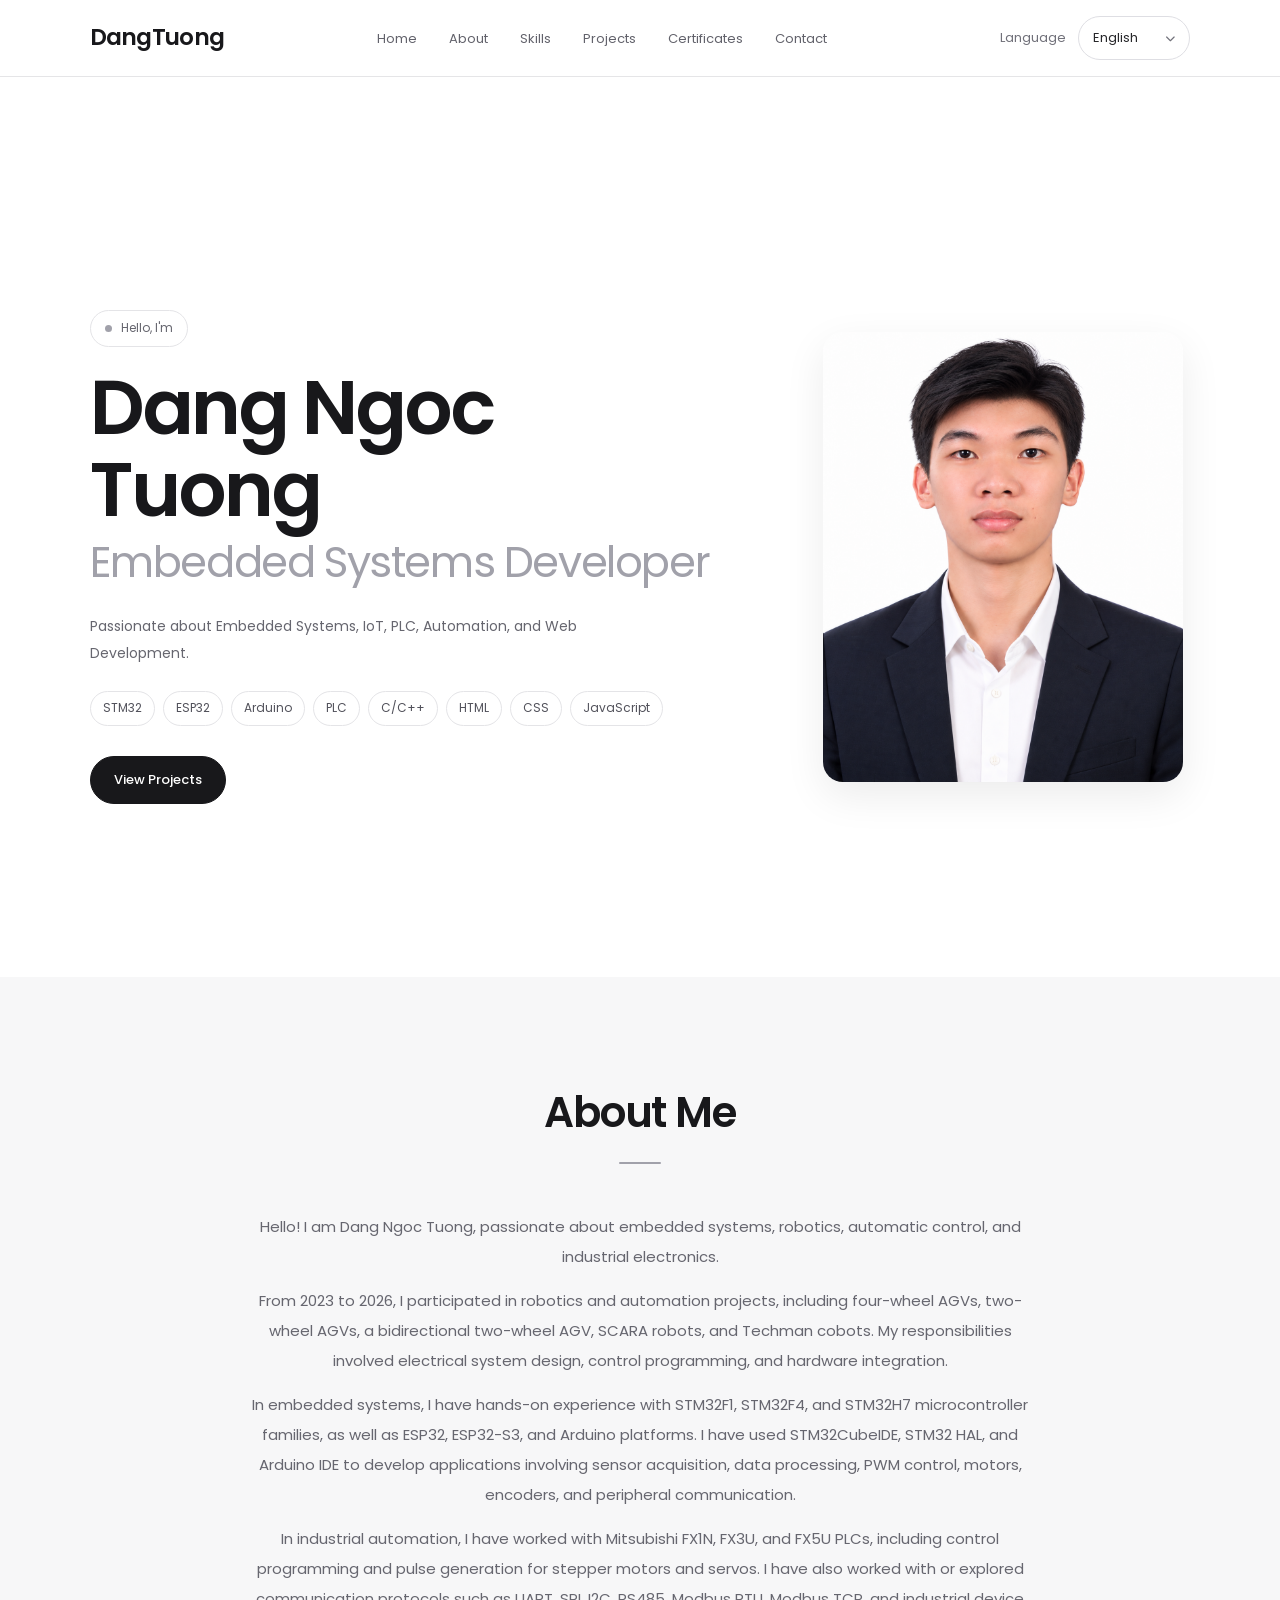
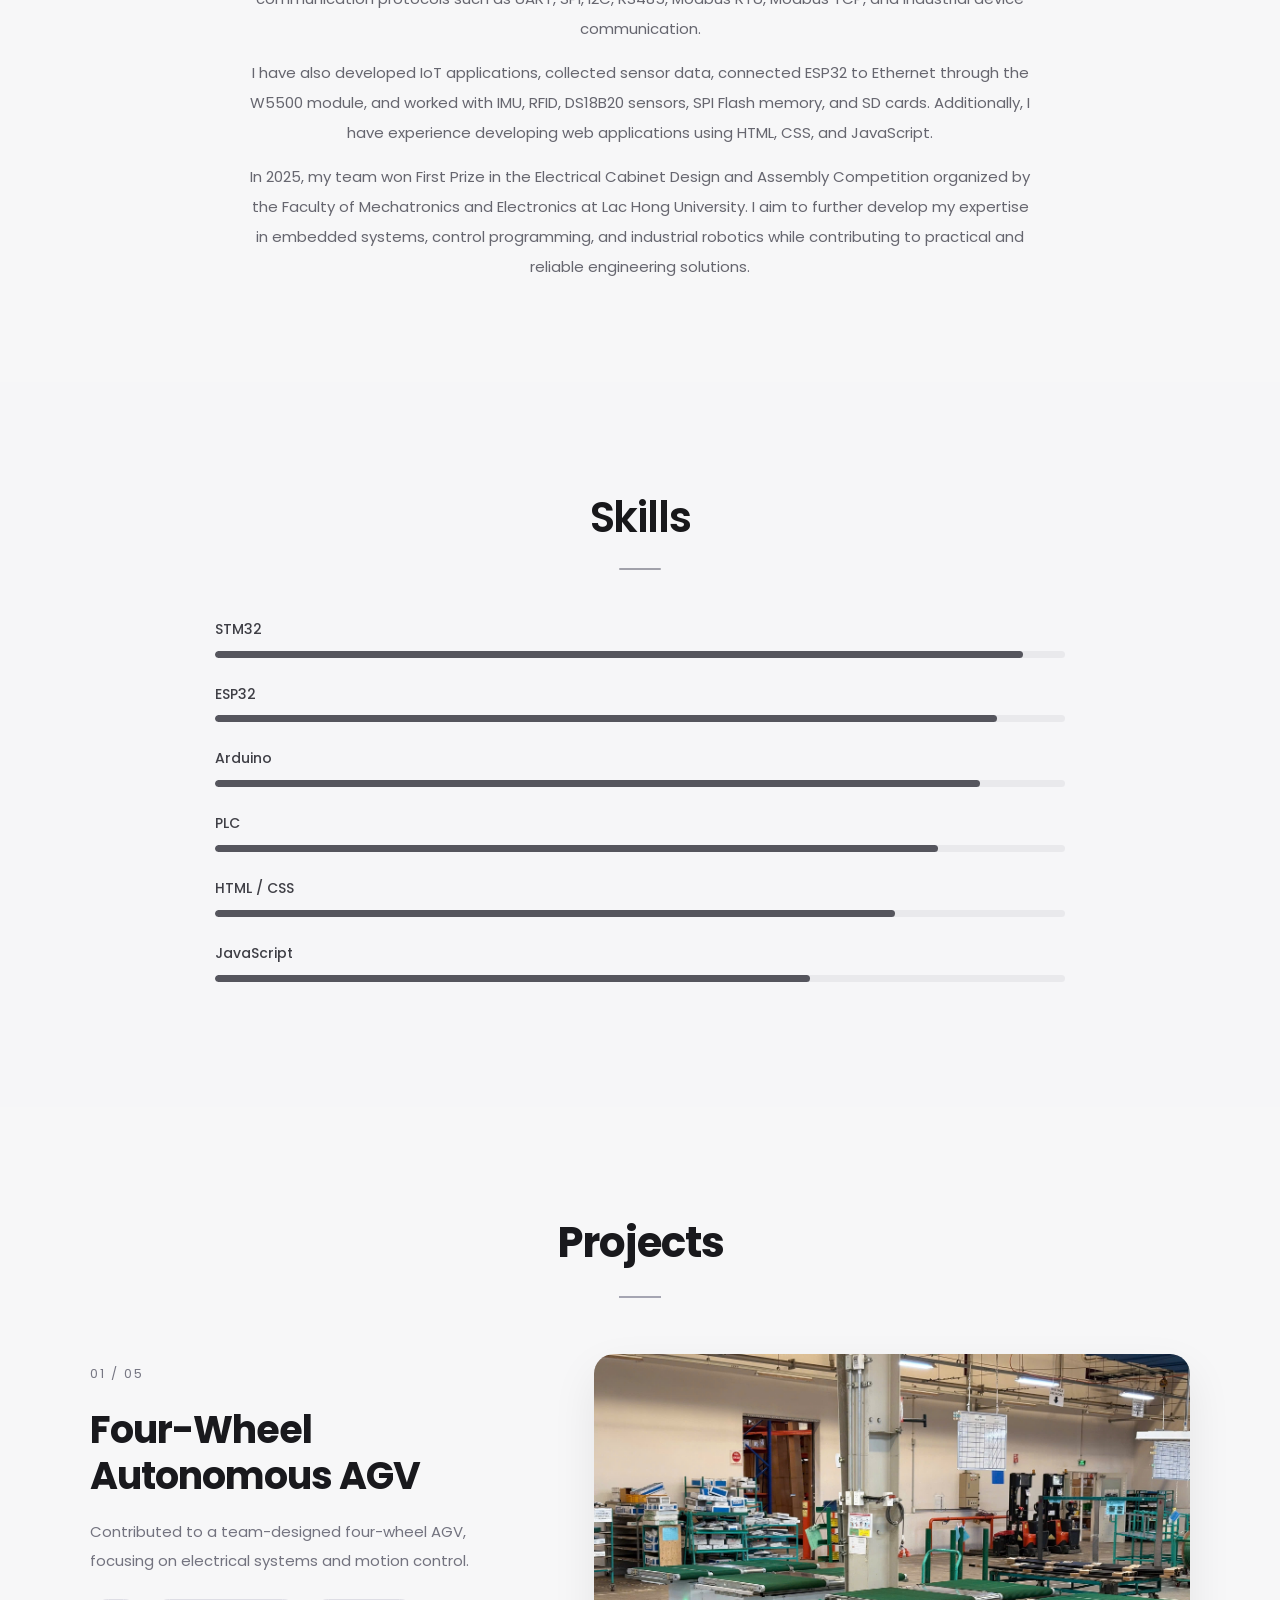
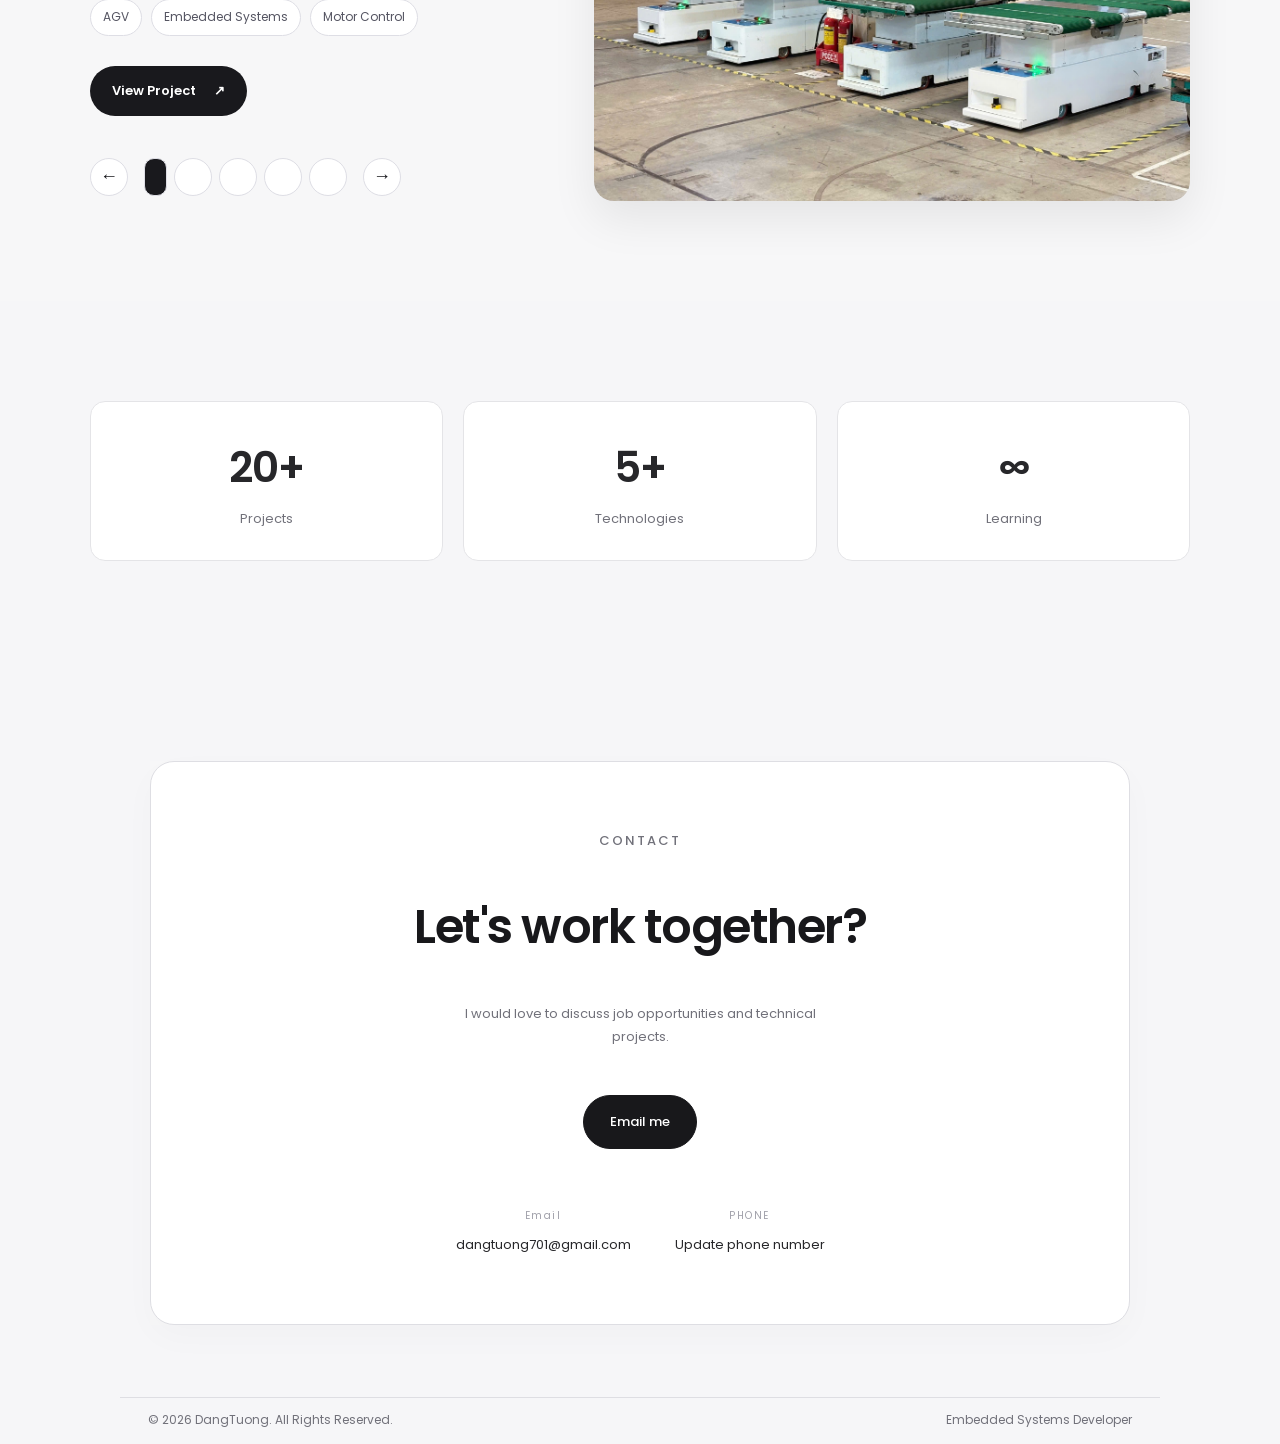
<file: index.html>
<!DOCTYPE html>
<html lang="en">

<head>

    <meta charset="UTF-8">
    <meta name="viewport" content="width=device-width, initial-scale=1.0">

    <title>Dang Tuong | Portfolio</title>

    <meta name="description"
        content="Personal portfolio of Dang Tuong - Embedded Systems Developer specializing in STM32, ESP32, Arduino, PLC and Web Development.">

    <link rel="icon" href="images/favicon.png">

    <!-- Google Font -->
    <link rel="preconnect" href="https://fonts.googleapis.com">
    <link rel="preconnect" href="https://fonts.gstatic.com" crossorigin>

    <link href="https://fonts.googleapis.com/css2?family=Poppins:wght@300;400;500;600;700&family=Be+Vietnam+Pro:wght@400;500;600;700;800&display=swap" rel="stylesheet">

    <!-- Font Awesome -->
    <link rel="stylesheet"
        href="https://cdnjs.cloudflare.com/ajax/libs/font-awesome/6.7.2/css/all.min.css">

    <!-- CSS -->
    <link rel="stylesheet" href="style.css">

</head>

<body>

    <!-- ========================= -->
    <!-- Loading Screen -->
    <!-- ========================= -->

    <div id="loader">

        <h1>Dang Ngoc Tuong</h1>
        <p>Loading Portfolio...</p>

    </div>

    <!-- ========================= -->
    <!-- Header -->
    <!-- ========================= -->

    <header>

        <div class="logo">
            DangTuong
        </div>

        <nav>

            <ul>

                <li><a href="#home">Home</a></li>

                <li><a href="#about">About</a></li>

                <li><a href="#skills">Skills</a></li>

                <li><a href="#projects">Projects</a></li>

                <li><a href="certificates.html">Certificates</a></li>

                <li><a href="#contact">Contact</a></li>

            </ul>

        </nav>
        
        
        <div class="language-switcher" id="languageSwitcher">
        
            <span class="language-label" data-i18n="language_label"> Language </span>
        
            <button
                type="button"
                class="language-toggle"
                id="languageToggle"
                aria-expanded="false"
                aria-haspopup="listbox">
        
                <span id="selectedLanguage">English</span>
                <i class="fa-solid fa-chevron-down"></i>
        
            </button>
        
            <div class="language-menu" id="languageMenu" role="listbox">
        
                <button type="button" class="language-option active"
                        data-lang="en" role="option">
                    English
                </button>
        
                <button type="button" class="language-option"
                        data-lang="vi" role="option">
                    Tiếng Việt
                </button>
        
                <button type="button" class="language-option"
                        data-lang="zh" role="option">
                    中文
                </button>
        
            </div>
        
            <!-- Giữ select để tương thích với code dịch hiện tại -->
            <select id="languageSelect" class="language-native-select"
                    aria-label="Select website language" tabindex="-1">
                <option value="en">English</option>
                <option value="vi">Tiếng Việt</option>
                <option value="zh">中文</option>
            </select>
        
        </div>


        <div class="menu-btn">

            <i class="fa-solid fa-bars"></i>

        </div>

    </header>

    <!-- ========================= -->
    <!-- Hero -->
    <!-- ========================= -->

    <section id="home" class="hero">

        <div class="hero-left">

            <p class="hello" data-i18n="greeting">
                Hello, I'm
                
            </p>
            <h1 data-i18n="name">
                Dang Ngoc Tuong
                
            </h1>

            <h2>
                Embedded Systems Developer

            </h2>

            <p class="description">

                Passionate about Embedded Systems, IoT, PLC, Automation,
                and Web Development.

            </p>

            <div class="tech">

                <span>STM32</span>

                <span>ESP32</span>

                <span>Arduino</span>

                <span>PLC</span>

                <span>C/C++</span>

                <span>HTML</span>

                <span>CSS</span>

                <span>JavaScript</span>

            </div>

            <div class="buttons">

                <a href="#projects" class="btn">

                    View Projects

                </a>

                <!-- <a href="https://github.com/DangTuongz"
                    target="_blank"
                    class="btn-outline">

                    GitHub

                </a> -->

            </div>

        </div>

        <div class="hero-right">

            <img src="images/avatar.png"
                alt="Dang Tuong">

        </div>

    </section>

    <!-- ========================= -->
    <!-- About -->
    <!-- ========================= -->

    <section id="about">

        <div class="section-title">

            <h2>

                About Me

            </h2>

        </div>

        <div class="about-content">
            <p></p>
            <p></p>
            <p></p>
            <p></p>
            <p></p>
            <p></p>
        </div>

    </section>

    <!-- ========================= -->
    <!-- Skills -->
    <!-- ========================= -->

    <section id="skills">

        <div class="section-title">

            <h2>

                Skills

            </h2>

        </div>

        <div class="skills-container">

            <div class="skill">

                <span>STM32</span>

                <div class="progress">

                    <div class="bar stm32"></div>

                </div>

            </div>

            <div class="skill">

                <span>ESP32</span>

                <div class="progress">

                    <div class="bar esp32"></div>

                </div>

            </div>

            <div class="skill">

                <span>Arduino</span>

                <div class="progress">

                    <div class="bar arduino"></div>

                </div>

            </div>

            <div class="skill">

                <span>PLC</span>

                <div class="progress">

                    <div class="bar plc"></div>

                </div>

            </div>

            <div class="skill">

                <span>HTML / CSS</span>

                <div class="progress">

                    <div class="bar html"></div>

                </div>

            </div>

            <div class="skill">

                <span>JavaScript</span>

                <div class="progress">

                    <div class="bar js"></div>

                </div>

            </div>

        </div>

    </section>

    <!-- ========================= -->
    <!-- Projects -->
    <!-- ========================= -->

    
    <section id="projects" class="projects-section">
      <div class="section-heading">
        <h2 class="heading" data-i18n="projects_heading">Projects</h2>
        <span class="heading-line"></span>
      </div>
    
      <div class="project-slider" id="projectSlider">
        <div class="project-content">
          <span class="project-number" id="projectNumber">01 / 04</span>
    
          <h3 id="projectTitle">AGV Autonomous Robot</h3>
    
          <p class="project-description" id="projectDescription">
            Design and development of an autonomous mobile robot.
          </p>
    
          <div class="project-tags" id="projectTags"></div>
    
          <a href="#" class="project-button" id="projectLink">
            View Project <span>↗</span>
          </a>
    
          <div class="project-controls">
            <button type="button" id="projectPrev"
                    aria-label="Previous project">←</button>
            <div class="project-dots" id="projectDots"></div>
            <button type="button" id="projectNext"
                    aria-label="Next project">→</button>
          </div>
        </div>
    
        <a href="#" class="project-image-link" id="projectImageLink"
           aria-label="View project details">
          <div class="project-image-frame">
            <img id="projectImage" src="" alt="Project image">
            <div class="project-image-overlay">
              <span>View details ↗</span>
            </div>
          </div>
        </a>
      </div>
    </section>


    <!-- ========================= -->
    <!-- Statistics -->
    <!-- ========================= -->

    <section id="stats">

        <div class="stat">

            <h2>

                20+

            </h2>

            <p>

                Projects

            </p>

        </div>

        <div class="stat">

            <h2>

                5+

            </h2>

            <p>

                Technologies

            </p>

        </div>

        <div class="stat">

            <h2>

                ∞

            </h2>

            <p>

                Learning

            </p>

        </div>

    </section>

    <!-- ========================= -->
    <!-- Contact -->
    <!-- ========================= -->

    
<!-- Contact -->
<section id="contact" class="contact-section">

    <div class="contact-card">

        <p class="contact-eyebrow">LIÊN HỆ</p>

        <h2 class="contact-heading">
            Cùng hợp tác nhé?
        </h2>

        <p class="contact-description">
            Rất vui được trao đổi về cơ hội việc làm
            và các dự án kỹ thuật.
        </p>

        <a
            class="contact-button"
            href="mailto:dangtuong701@gmail.com?subject=Trao%20%C4%91%E1%BB%95i%20c%C6%A1%20h%E1%BB%99i%20h%E1%BB%A3p%20t%C3%A1c">

            <i class="fa-solid fa-envelope"></i>
            Gửi email cho tôi

        </a>

        <div class="contact-details">

            <div class="contact-item">
                <span class="contact-label">EMAIL</span>
                <a href="mailto:dangtuong701@gmail.com">
                    dangtuong701@gmail.com
                </a>
            </div>

            <div class="contact-item">
                <span class="contact-label">ĐIỆN THOẠI</span>
                <a href="tel:+84000000000">
                    Cập nhật số điện thoại
                </a>
            </div>

        </div>

    </div>

</section>

    <!-- Footer -->
    <footer class="site-footer">
    
        <p>© 2026 Dang Tuong. All Rights Reserved</p>
    
        <p>Embedded Systems Developer</p>
    
    </footer>

    <!-- Back To Top -->

    <button id="topBtn">

        <i class="fa-solid fa-arrow-up"></i>

    </button>

    <!-- JavaScript -->

    <script src="script.js"></script>

</body>

</html>
</file>
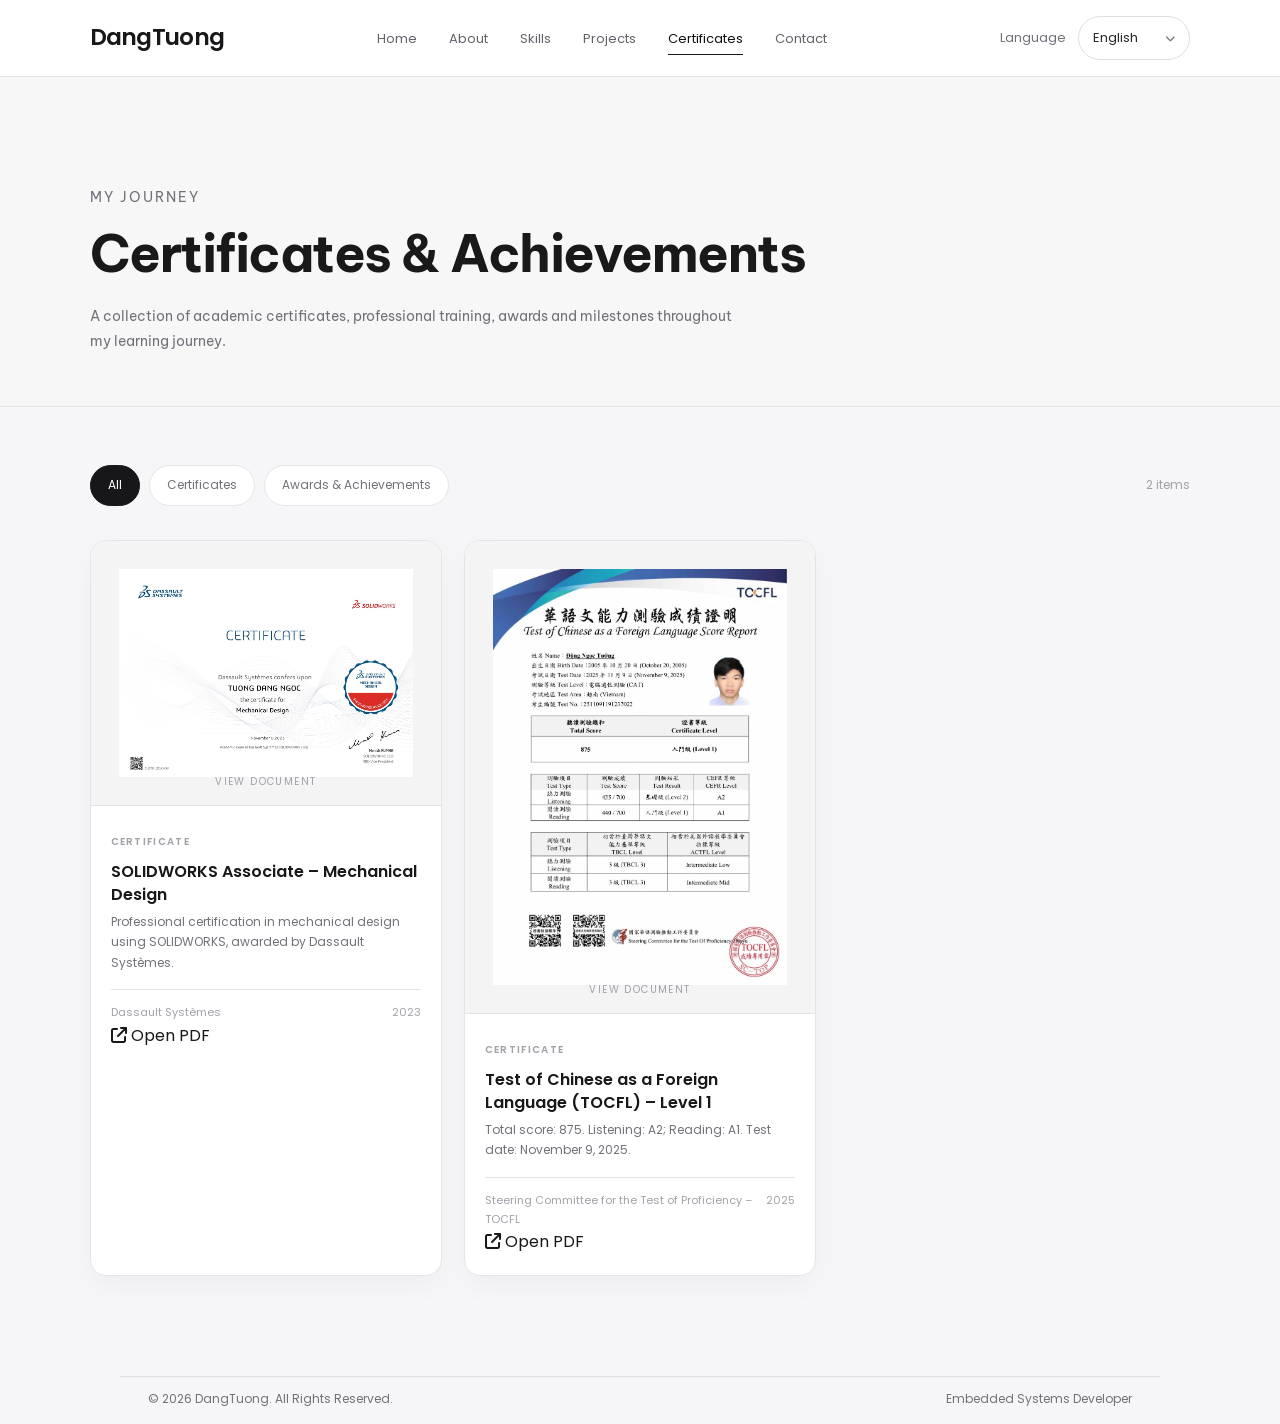
<file: certificates.html>
<!DOCTYPE html>
<html lang="en">
<head>
  <meta charset="UTF-8">
  <meta name="viewport" content="width=device-width, initial-scale=1.0">
  <meta name="description" content="Certificates, awards and achievements of Dang Ngoc Tuong.">
  <title>Certificates & Achievements | DangTuong</title>
  <link rel="icon" href="images/favicon.png">
  <link rel="preconnect" href="https://fonts.googleapis.com">
  <link rel="preconnect" href="https://fonts.gstatic.com" crossorigin>
  <link href="https://fonts.googleapis.com/css2?family=Poppins:wght@300;400;500;600;700&family=Be+Vietnam+Pro:wght@400;500;600;700;800&display=swap" rel="stylesheet">
  <link rel="stylesheet" href="https://cdnjs.cloudflare.com/ajax/libs/font-awesome/6.7.2/css/all.min.css">
  <link rel="stylesheet" href="style.css">
</head>
<body class="fade">
  <header>
    <a class="logo" href="index.html">DangTuong</a>
    <nav><ul>
      <li><a href="index.html#home">Home</a></li>
      <li><a href="index.html#about">About</a></li>
      <li><a href="index.html#skills">Skills</a></li>
      <li><a href="index.html#projects">Projects</a></li>
      <li><a class="active" href="certificates.html">Certificates</a></li>
      <li><a href="index.html#contact">Contact</a></li>
    </ul></nav>
    <div class="language-switcher" id="languageSwitcher">
      <span class="language-label" data-i18n="language_label">Language</span>
      <button type="button" class="language-toggle" id="languageToggle" aria-expanded="false" aria-haspopup="listbox">
        <span id="selectedLanguage">English</span><i class="fa-solid fa-chevron-down"></i>
      </button>
      <div class="language-menu" id="languageMenu" role="listbox">
        <button type="button" class="language-option active" data-lang="en" role="option">English</button>
        <button type="button" class="language-option" data-lang="vi" role="option">Tiếng Việt</button>
        <button type="button" class="language-option" data-lang="zh" role="option">中文</button>
      </div>
      <select id="languageSelect" class="language-native-select" aria-label="Select website language" tabindex="-1">
        <option value="en">English</option><option value="vi">Tiếng Việt</option><option value="zh">中文</option>
      </select>
    </div>
    <div class="menu-btn"><i class="fa-solid fa-bars"></i></div>
  </header>
  <main>
    <section class="certificates-hero">
      <p class="certificates-eyebrow" data-cert="eyebrow">MY JOURNEY</p>
      <h1 data-cert="title">Certificates & Achievements</h1>
      <p data-cert="intro">A collection of academic certificates, professional training, awards and milestones throughout my learning journey.</p>
    </section>
    <section class="certificates-main">
      <div class="certificate-toolbar">
        <div class="certificate-filters" role="group" aria-label="Filter certificates">
          <button type="button" class="certificate-filter active" data-filter="all" data-cert="all">All</button>
          <button type="button" class="certificate-filter" data-filter="certificate" data-cert="certificates">Certificates</button>
          <button type="button" class="certificate-filter" data-filter="award" data-cert="awards">Awards & Achievements</button>
        </div>
        <span class="certificate-count" id="certificateCount">0 items</span>
      </div>
      <div class="certificate-grid" id="certificateGrid" aria-live="polite"></div>
    </section>
  </main>
  <footer class="site-footer">
    <p>© 2026 DangTuong. All Rights Reserved</p>
    <p>Embedded Systems Developer</p>
  </footer>
  <script src="script.js"></script>
  <script src="certificates.js"></script>
</body>
</html>
</file>
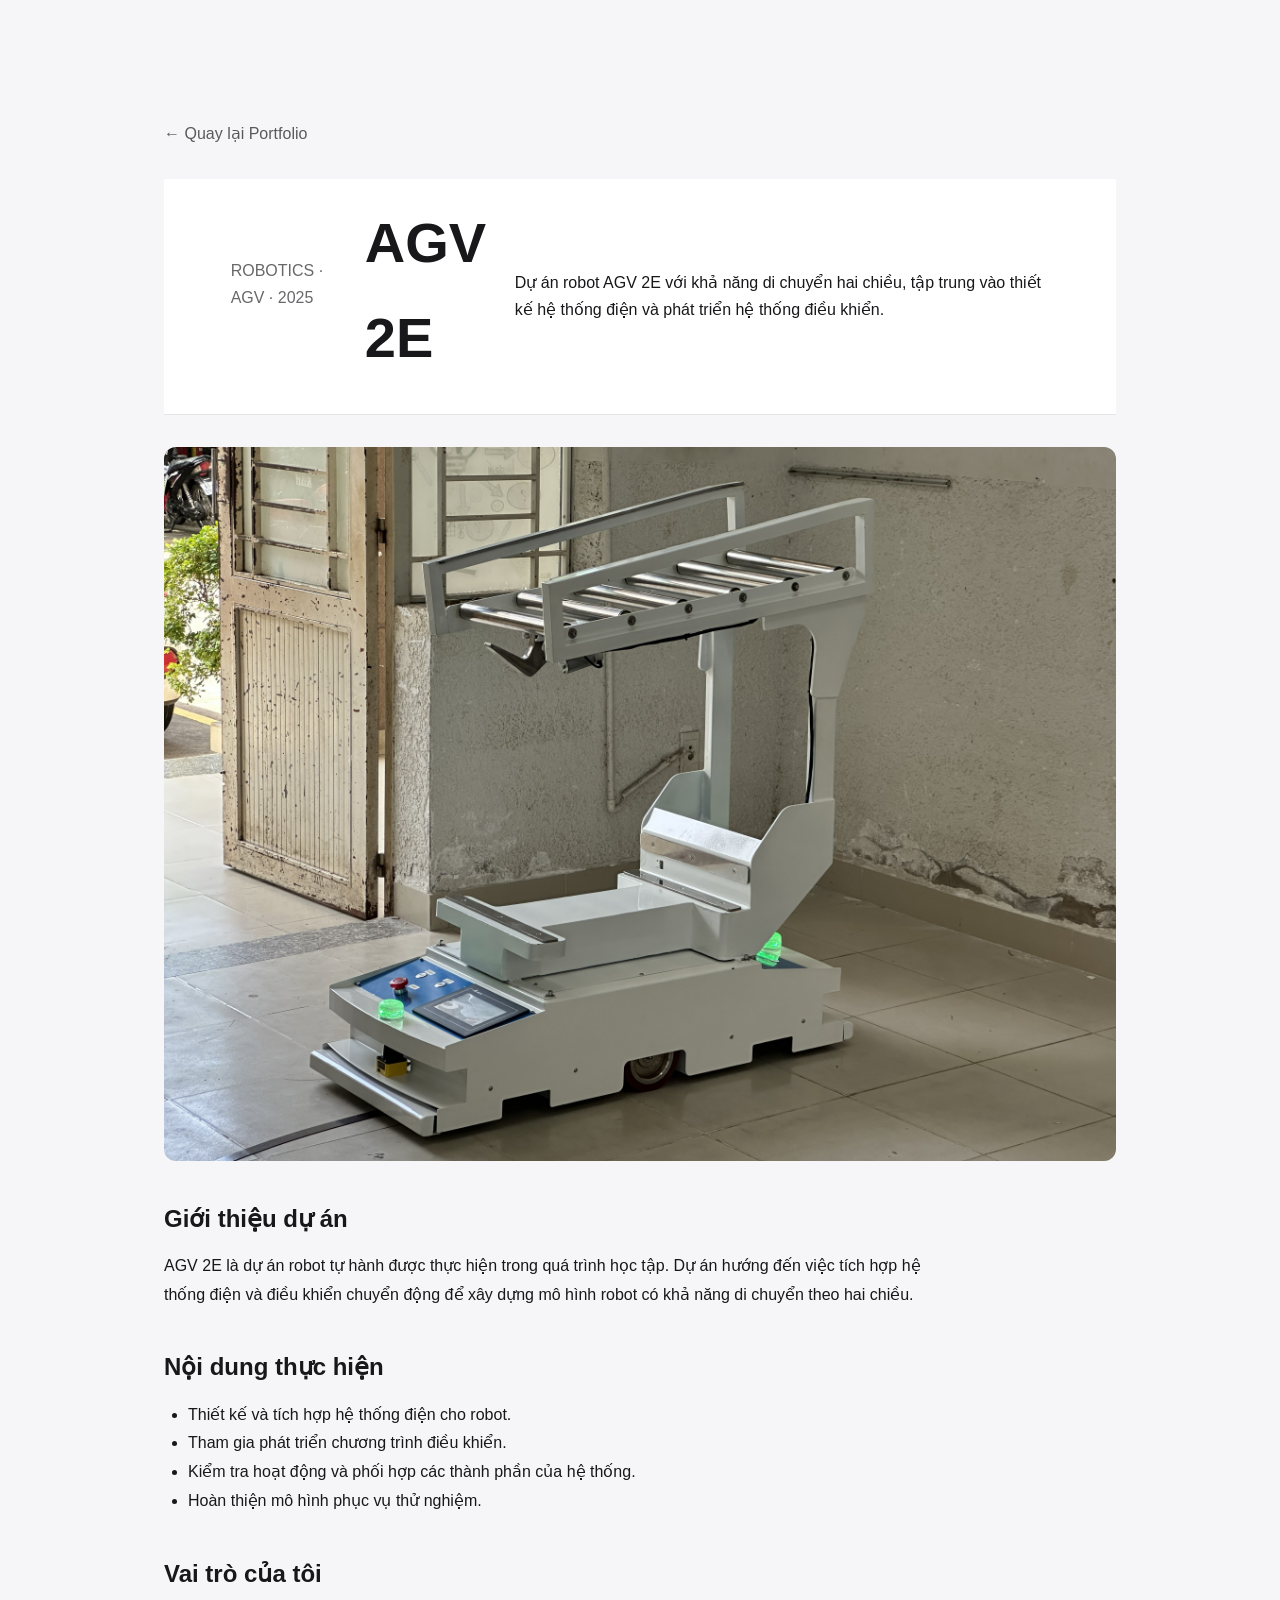
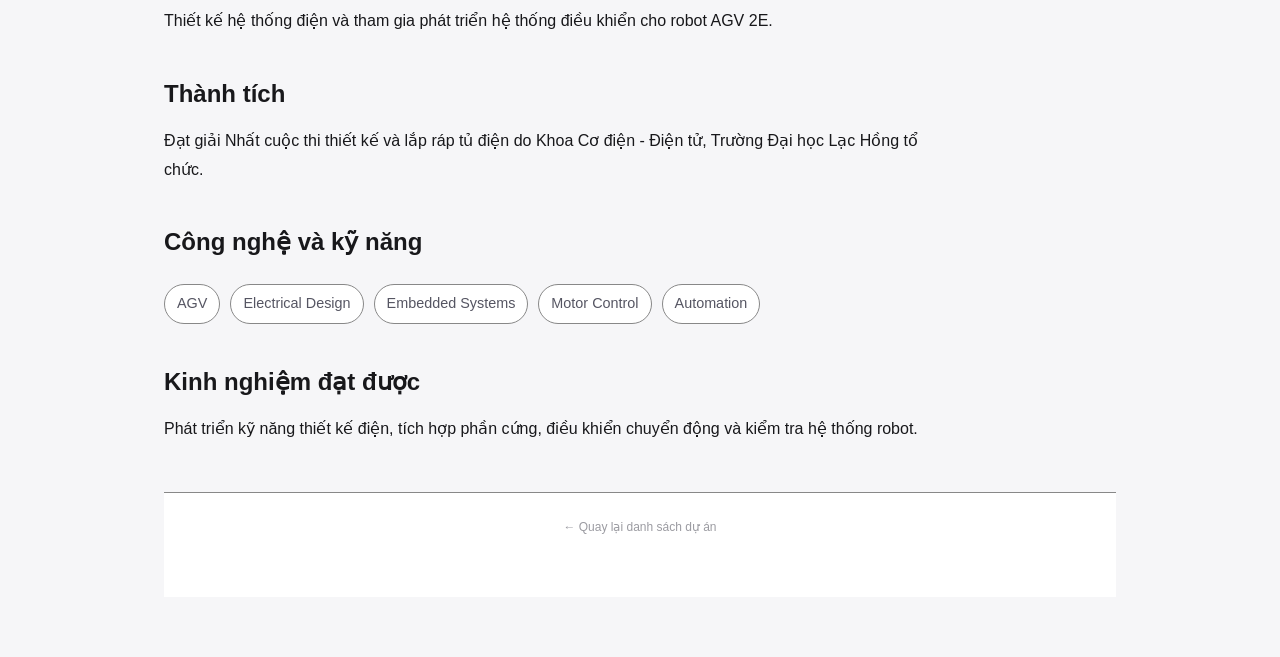
<file: projects/agv-2e.html>
<!DOCTYPE html>
<html lang="vi">
<head>
    <meta charset="UTF-8">
    <meta name="viewport" content="width=device-width, initial-scale=1.0">

    <title>AGV 2E | Đặng Ngọc Tưởng</title>
    <meta name="description" content="Dự án robot AGV 2E với hệ thống điện và điều khiển chuyển động.">

    <link rel="stylesheet" href="../style.css">

    <style>
        .project-detail {
            max-width: 1000px;
            margin: 0 auto;
            padding: 120px 24px 60px;
        }

        .back-link {
            display: inline-block;
            margin-bottom: 32px;
            color: inherit;
            text-decoration: none;
            opacity: .7;
        }

        .back-link:hover { opacity: 1; }

        .project-heading { margin-bottom: 32px; }

        .project-heading h1 {
            font-size: clamp(2rem, 5vw, 3.5rem);
            margin-bottom: 12px;
        }

        .project-meta {
            opacity: .65;
            margin-bottom: 24px;
        }

        .project-cover {
            margin: 0 0 36px;
            overflow: hidden;
            border-radius: 12px;
            background: #f0f0f0;
        }

        .project-cover img {
            display: block;
            width: 100%;
            height: auto;
            object-fit: contain;
        }

        .project-content {
            max-width: 780px;
            line-height: 1.8;
        }

        .project-content h2 {
            margin-top: 36px;
            margin-bottom: 12px;
        }

        .project-content ul { padding-left: 24px; }

        .project-tags {
            display: flex;
            flex-wrap: wrap;
            gap: 10px;
            margin-top: 20px;
        }

        .project-tags span {
            border: 1px solid #888;
            border-radius: 20px;
            padding: 6px 12px;
            font-size: .9rem;
        }

        .project-footer {
            margin-top: 48px;
            padding-top: 24px;
            border-top: 1px solid #888;
        }

        @media (max-width: 600px) {
            .project-detail { padding: 100px 18px 40px; }
        }
    </style>
</head>

<body>
<main class="project-detail">

    <a class="back-link" href="../index.html#projects">
        ← Quay lại Portfolio
    </a>

    <header class="project-heading">
        <p class="project-meta">ROBOTICS · AGV · 2025</p>
        <h1>AGV 2E</h1>
        <p>
            Dự án robot AGV 2E với khả năng di chuyển hai chiều,
            tập trung vào thiết kế hệ thống điện và phát triển hệ thống điều khiển.
        </p>
    </header>

    <figure class="project-cover">
        <img
            src="../assets/projects/agv-2e.JPG"
            alt="Mô hình robot AGV 2E"
        >
    </figure>

    <article class="project-content">

        <h2>Giới thiệu dự án</h2>
        <p>
            AGV 2E là dự án robot tự hành được thực hiện trong quá trình học tập.
            Dự án hướng đến việc tích hợp hệ thống điện và điều khiển chuyển động
            để xây dựng mô hình robot có khả năng di chuyển theo hai chiều.
        </p>

        <h2>Nội dung thực hiện</h2>
        <ul>
            <li>Thiết kế và tích hợp hệ thống điện cho robot.</li>
            <li>Tham gia phát triển chương trình điều khiển.</li>
            <li>Kiểm tra hoạt động và phối hợp các thành phần của hệ thống.</li>
            <li>Hoàn thiện mô hình phục vụ thử nghiệm.</li>
        </ul>

        <h2>Vai trò của tôi</h2>
        <p>
            Thiết kế hệ thống điện và tham gia phát triển hệ thống điều khiển
            cho robot AGV 2E.
        </p>

        <h2>Thành tích</h2>
        <p>
            Đạt giải Nhất cuộc thi thiết kế và lắp ráp tủ điện do Khoa
            Cơ điện - Điện tử, Trường Đại học Lạc Hồng tổ chức.
        </p>

        <h2>Công nghệ và kỹ năng</h2>
        <div class="project-tags">
            <span>AGV</span>
            <span>Electrical Design</span>
            <span>Embedded Systems</span>
            <span>Motor Control</span>
            <span>Automation</span>
        </div>

        <h2>Kinh nghiệm đạt được</h2>
        <p>
            Phát triển kỹ năng thiết kế điện, tích hợp phần cứng,
            điều khiển chuyển động và kiểm tra hệ thống robot.
        </p>

    </article>

    <footer class="project-footer">
        <a class="back-link" href="../index.html#projects">
            ← Quay lại danh sách dự án
        </a>
    </footer>

</main>
</body>
</html>
</file>
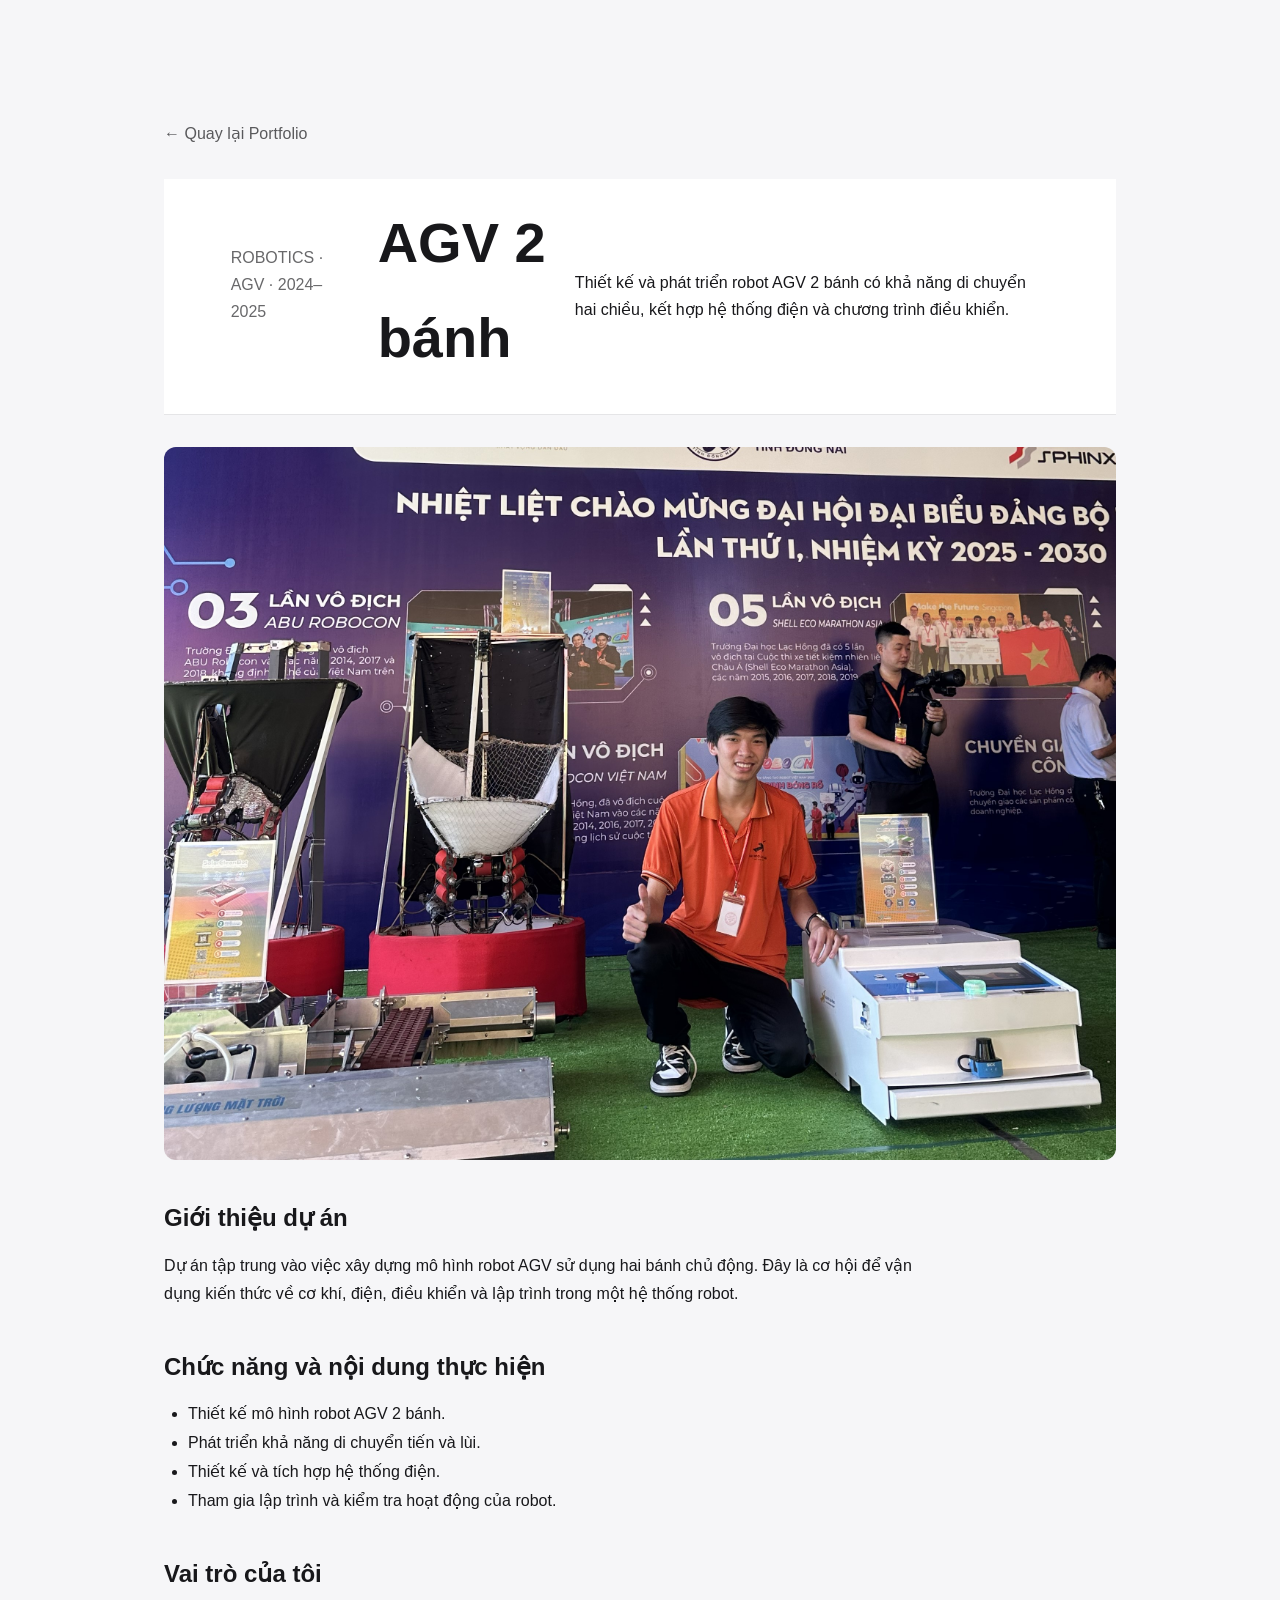
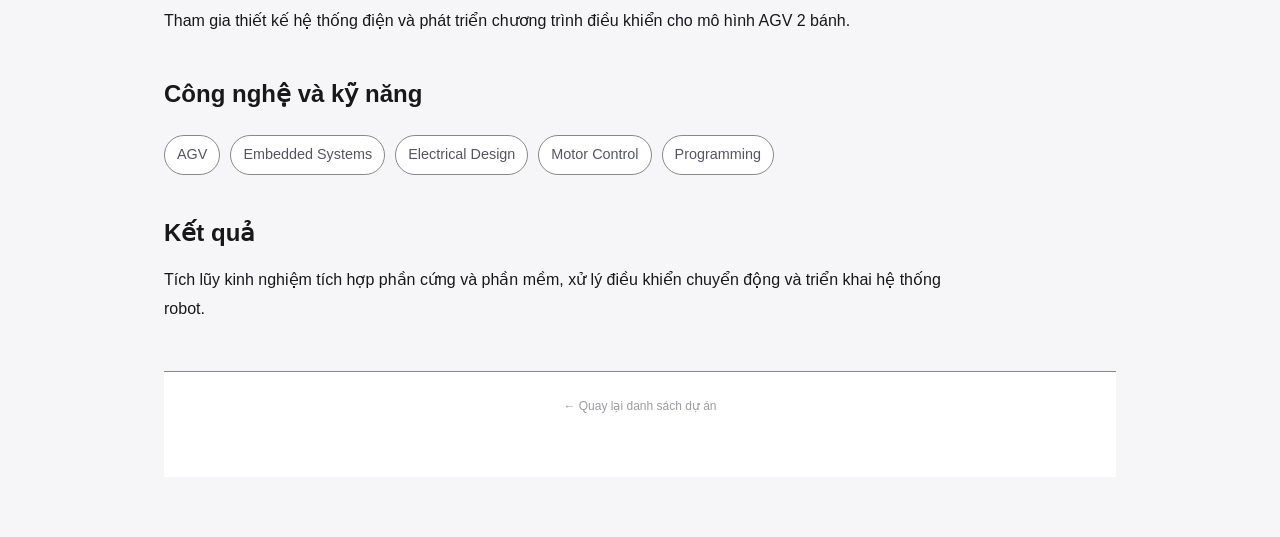
<file: projects/agv-2w.html>
<!DOCTYPE html>
<html lang="vi">
<head>
    <meta charset="UTF-8">
    <meta name="viewport" content="width=device-width, initial-scale=1.0">
    <title>AGV 2 bánh | Đặng Ngọc Tưởng</title>
    <meta name="description" content="Dự án thiết kế và lập trình robot AGV 2 bánh tự hành.">
    <link rel="stylesheet" href="../style.css">

    <style>
        .project-detail {
            max-width: 1000px;
            margin: 0 auto;
            padding: 120px 24px 60px;
        }
        .back-link {
            display: inline-block;
            margin-bottom: 32px;
            color: inherit;
            text-decoration: none;
            opacity: .7;
        }
        .back-link:hover { opacity: 1; }
        .project-heading { margin-bottom: 32px; }
        .project-heading h1 {
            font-size: clamp(2rem, 5vw, 3.5rem);
            margin-bottom: 12px;
        }
        .project-meta { opacity: .65; margin-bottom: 24px; }
        .project-cover {
            margin: 0 0 36px;
            overflow: hidden;
            border-radius: 12px;
            background: #f0f0f0;
        }
        .project-cover img {
            display: block;
            width: 100%;
            height: auto;
            object-fit: contain;
        }
        .project-content {
            max-width: 780px;
            line-height: 1.8;
        }
        .project-content h2 {
            margin-top: 36px;
            margin-bottom: 12px;
        }
        .project-content ul { padding-left: 24px; }
        .project-tags {
            display: flex;
            flex-wrap: wrap;
            gap: 10px;
            margin-top: 20px;
        }
        .project-tags span {
            border: 1px solid #888;
            border-radius: 20px;
            padding: 6px 12px;
            font-size: .9rem;
        }
        .project-footer {
            margin-top: 48px;
            padding-top: 24px;
            border-top: 1px solid #888;
        }
        @media (max-width: 600px) {
            .project-detail { padding: 100px 18px 40px; }
        }
    </style>
</head>

<body>
<main class="project-detail">

    <a class="back-link" href="../index.html#projects">
        ← Quay lại Portfolio
    </a>

    <header class="project-heading">
        <p class="project-meta">ROBOTICS · AGV · 2024–2025</p>
        <h1>AGV 2 bánh</h1>
        <p>
            Thiết kế và phát triển robot AGV 2 bánh có khả năng di chuyển
            hai chiều, kết hợp hệ thống điện và chương trình điều khiển.
        </p>
    </header>

    <figure class="project-cover">
        <img
            src="../assets/projects/agv-2w.JPG"
            alt="Mô hình robot AGV 2 bánh"
        >
    </figure>

    <article class="project-content">
        <h2>Giới thiệu dự án</h2>
        <p>
            Dự án tập trung vào việc xây dựng mô hình robot AGV sử dụng
            hai bánh chủ động. Đây là cơ hội để vận dụng kiến thức về
            cơ khí, điện, điều khiển và lập trình trong một hệ thống robot.
        </p>

        <h2>Chức năng và nội dung thực hiện</h2>
        <ul>
            <li>Thiết kế mô hình robot AGV 2 bánh.</li>
            <li>Phát triển khả năng di chuyển tiến và lùi.</li>
            <li>Thiết kế và tích hợp hệ thống điện.</li>
            <li>Tham gia lập trình và kiểm tra hoạt động của robot.</li>
        </ul>

        <h2>Vai trò của tôi</h2>
        <p>
            Tham gia thiết kế hệ thống điện và phát triển chương trình
            điều khiển cho mô hình AGV 2 bánh.
        </p>

        <h2>Công nghệ và kỹ năng</h2>
        <div class="project-tags">
            <span>AGV</span>
            <span>Embedded Systems</span>
            <span>Electrical Design</span>
            <span>Motor Control</span>
            <span>Programming</span>
        </div>

        <h2>Kết quả</h2>
        <p>
            Tích lũy kinh nghiệm tích hợp phần cứng và phần mềm,
            xử lý điều khiển chuyển động và triển khai hệ thống robot.
        </p>
    </article>

    <footer class="project-footer">
        <a class="back-link" href="../index.html#projects">
            ← Quay lại danh sách dự án
        </a>
    </footer>

</main>
</body>
</html>
</file>
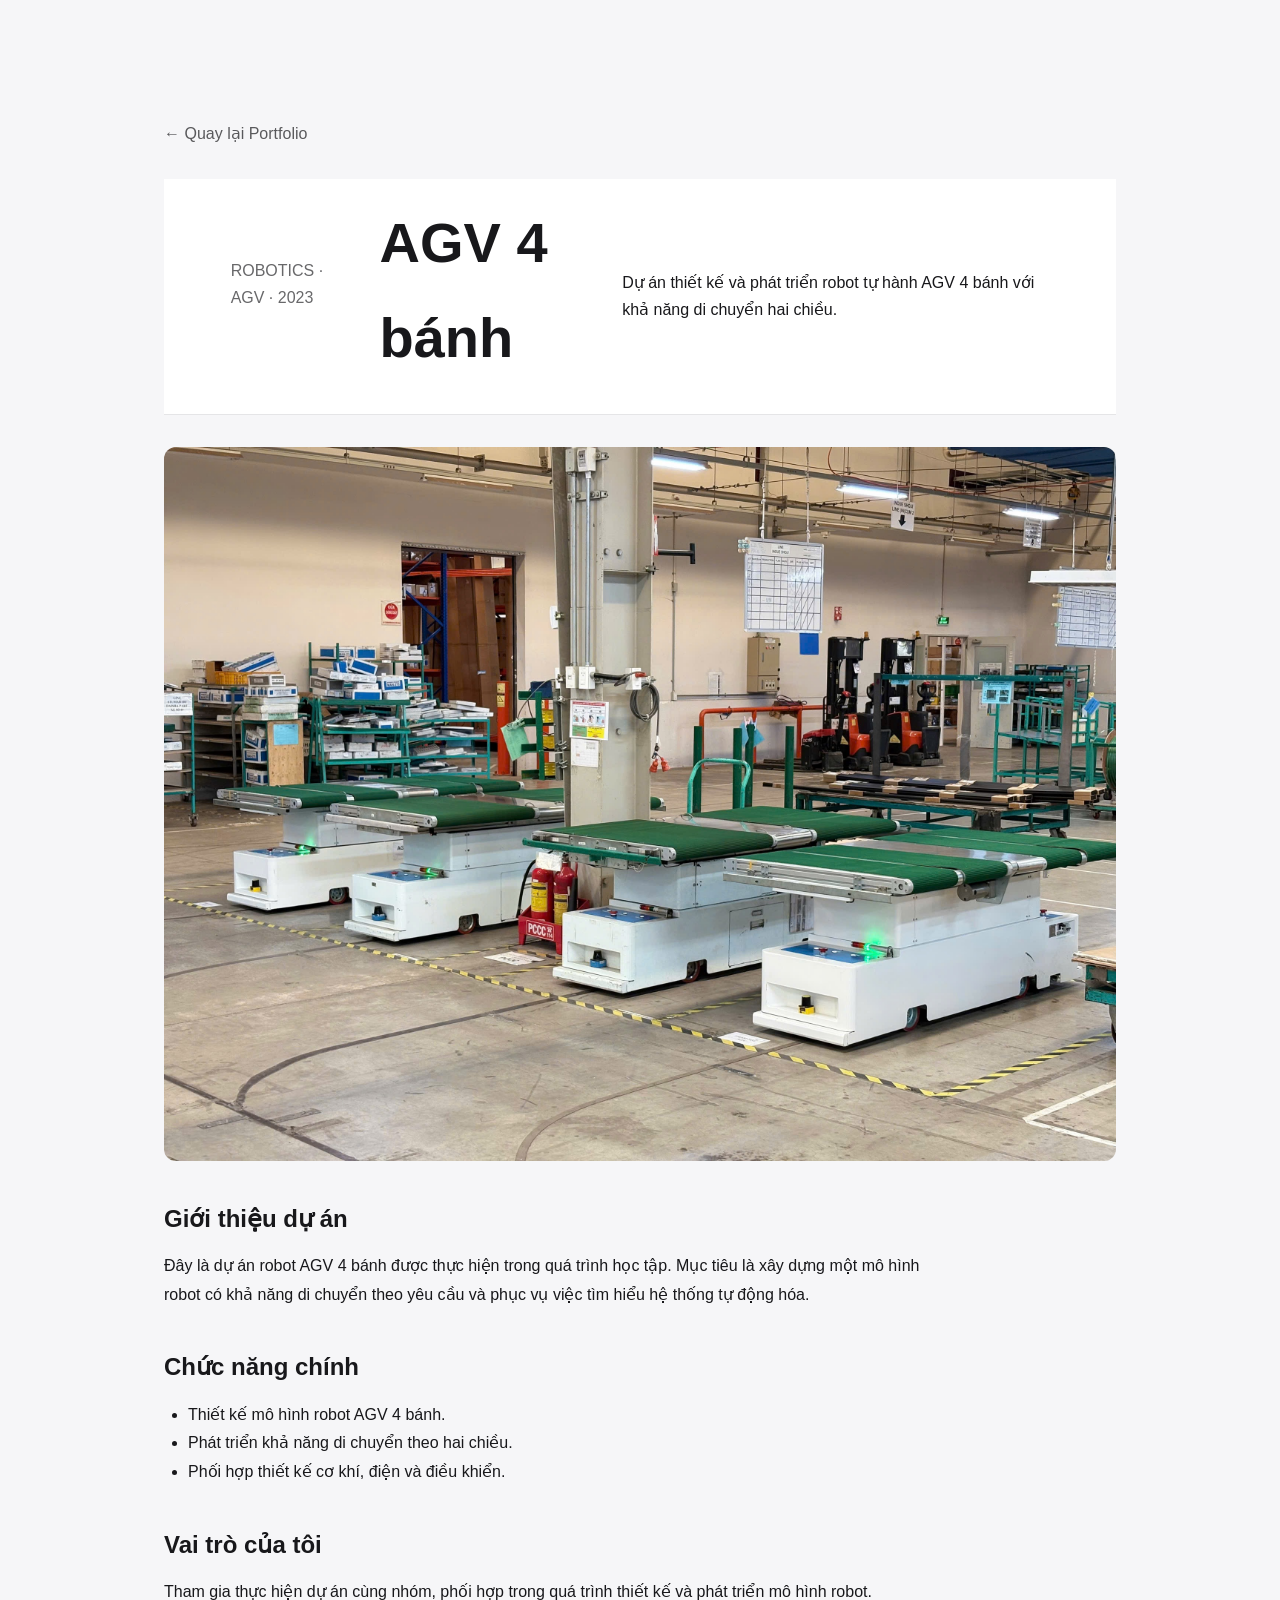
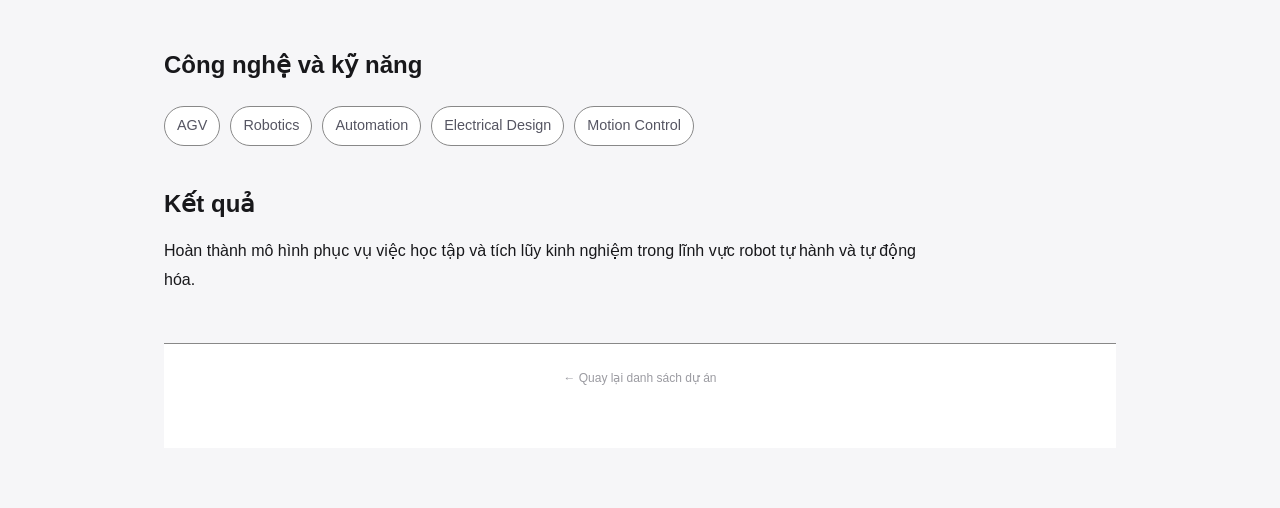
<file: projects/agv-4w.html>
<!DOCTYPE html>
<html lang="vi">
<head>
    <meta charset="UTF-8">
    <meta name="viewport" content="width=device-width, initial-scale=1.0">

    <title>AGV 4 bánh | Đặng Ngọc Tưởng</title>
    <meta name="description" content="Chi tiết dự án thiết kế và phát triển robot AGV 4 bánh.">

    <!-- CSS dùng chung với trang CV chính -->
    <link rel="stylesheet" href="../style.css">

    <style>
        .project-detail {
            max-width: 1000px;
            margin: 0 auto;
            padding: 120px 24px 60px;
        }

        .back-link {
            display: inline-block;
            margin-bottom: 32px;
            color: inherit;
            text-decoration: none;
            opacity: 0.7;
        }

        .back-link:hover {
            opacity: 1;
        }

        .project-heading {
            margin-bottom: 32px;
        }

        .project-heading h1 {
            font-size: clamp(2rem, 5vw, 3.5rem);
            margin-bottom: 12px;
        }

        .project-meta {
            opacity: 0.65;
            margin-bottom: 24px;
        }

        .project-cover {
            width: 100%;
            margin-bottom: 36px;
            overflow: hidden;
            border-radius: 12px;
            background: #f0f0f0;
        }

        .project-cover img {
            display: block;
            width: 100%;
            height: auto;
            object-fit: contain;
        }

        .project-content {
            max-width: 780px;
            line-height: 1.8;
        }

        .project-content h2 {
            margin-top: 36px;
            margin-bottom: 12px;
        }

        .project-content ul {
            padding-left: 24px;
        }

        .project-tags {
            display: flex;
            flex-wrap: wrap;
            gap: 10px;
            margin-top: 20px;
        }

        .project-tags span {
            border: 1px solid #888;
            border-radius: 20px;
            padding: 6px 12px;
            font-size: 0.9rem;
        }

        .project-footer {
            margin-top: 48px;
            padding-top: 24px;
            border-top: 1px solid #888;
        }

        @media (max-width: 600px) {
            .project-detail {
                padding: 100px 18px 40px;
            }
        }
    </style>
</head>

<body>
    <main class="project-detail">

        <a class="back-link" href="../index.html#projects">
            ← Quay lại Portfolio
        </a>

        <header class="project-heading">
            <p class="project-meta">ROBOTICS · AGV · 2023</p>
            <h1>AGV 4 bánh</h1>
            <p>
                Dự án thiết kế và phát triển robot tự hành AGV 4 bánh
                với khả năng di chuyển hai chiều.
            </p>
        </header>

        <figure class="project-cover">
            <img
                src="../assets/projects/agv-4w.JPG"
                alt="Robot AGV 4 bánh"
            >
        </figure>

        <article class="project-content">
            <h2>Giới thiệu dự án</h2>
            <p>
                Đây là dự án robot AGV 4 bánh được thực hiện trong quá trình
                học tập. Mục tiêu là xây dựng một mô hình robot có khả năng
                di chuyển theo yêu cầu và phục vụ việc tìm hiểu hệ thống
                tự động hóa.
            </p>

            <h2>Chức năng chính</h2>
            <ul>
                <li>Thiết kế mô hình robot AGV 4 bánh.</li>
                <li>Phát triển khả năng di chuyển theo hai chiều.</li>
                <li>Phối hợp thiết kế cơ khí, điện và điều khiển.</li>
            </ul>

            <h2>Vai trò của tôi</h2>
            <p>
                Tham gia thực hiện dự án cùng nhóm, phối hợp trong quá trình
                thiết kế và phát triển mô hình robot.
            </p>

            <h2>Công nghệ và kỹ năng</h2>
            <div class="project-tags">
                <span>AGV</span>
                <span>Robotics</span>
                <span>Automation</span>
                <span>Electrical Design</span>
                <span>Motion Control</span>
            </div>

            <h2>Kết quả</h2>
            <p>
                Hoàn thành mô hình phục vụ việc học tập và tích lũy kinh nghiệm
                trong lĩnh vực robot tự hành và tự động hóa.
            </p>
        </article>

        <footer class="project-footer">
            <a class="back-link" href="../index.html#projects">
                ← Quay lại danh sách dự án
            </a>
        </footer>

    </main>
</body>
</html>
</file>
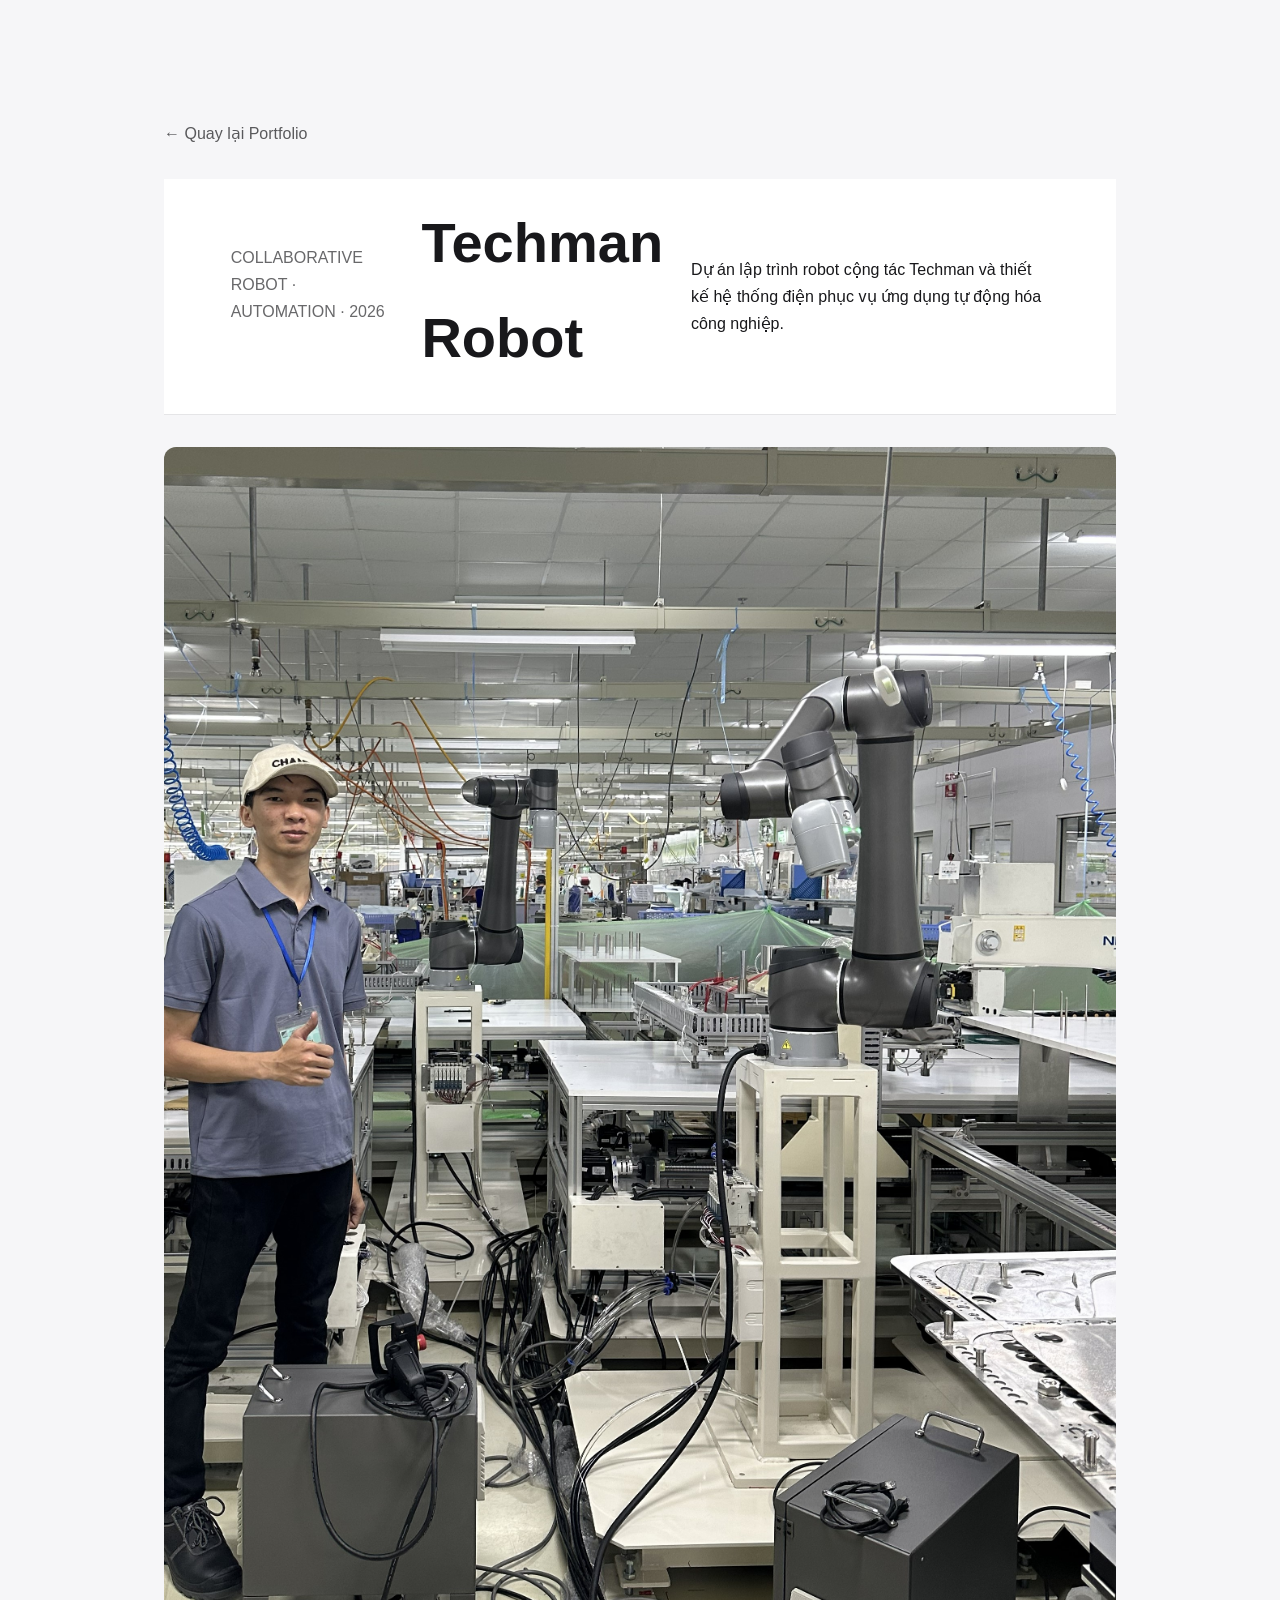
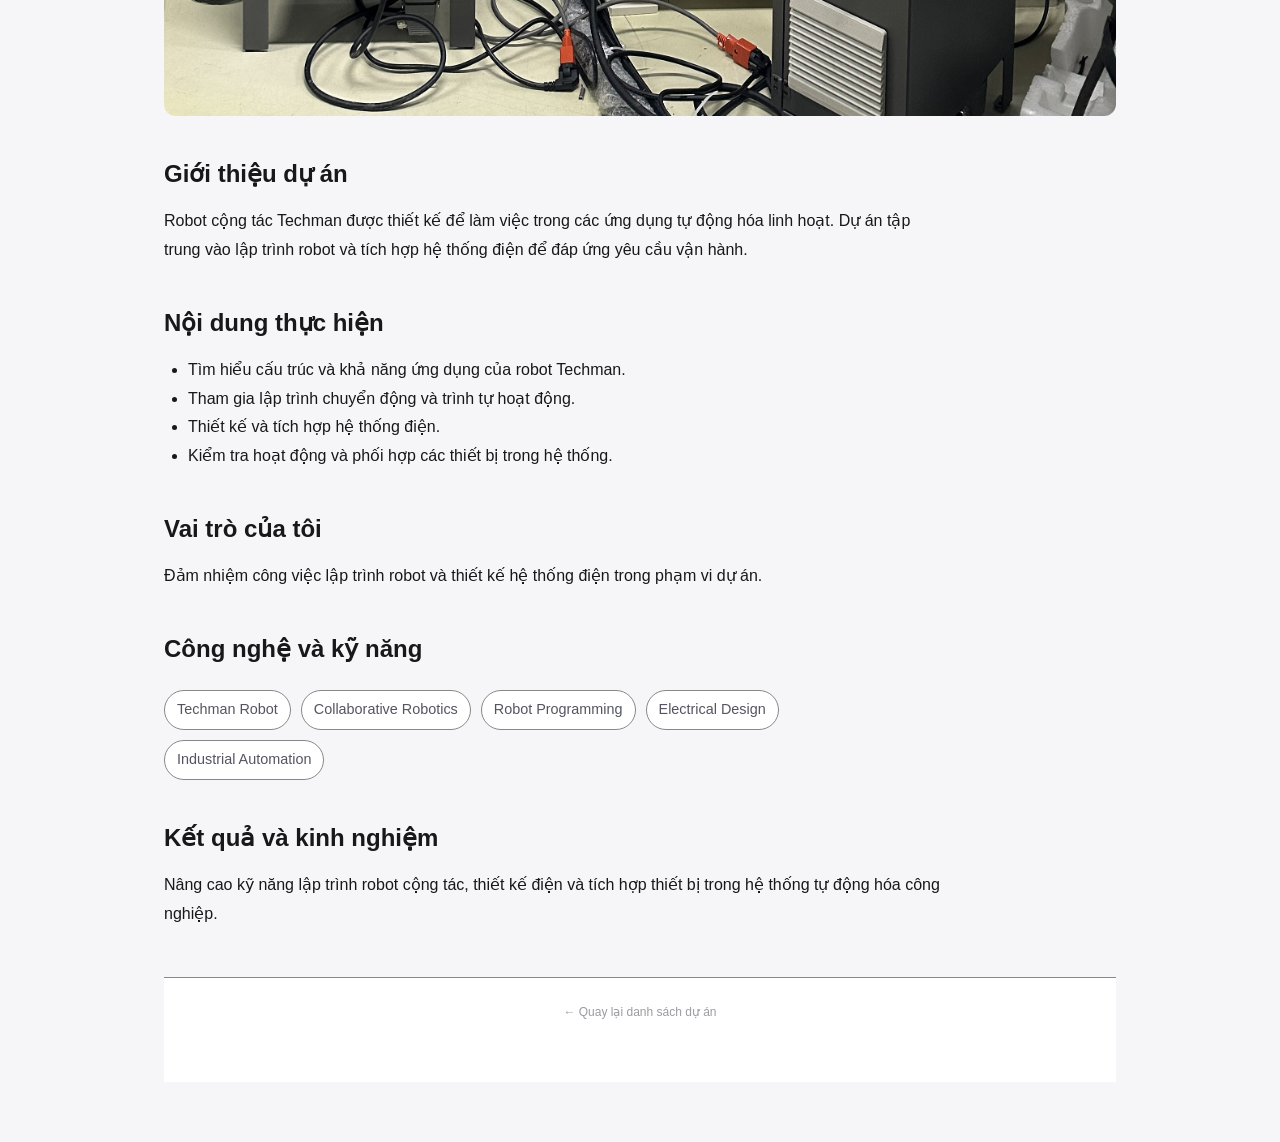
<file: projects/techman.html>
<!DOCTYPE html>
<html lang="vi">
<head>
    <meta charset="UTF-8">
    <meta name="viewport" content="width=device-width, initial-scale=1.0">
    <title>Techman Robot | Đặng Ngọc Tưởng</title>
    <meta name="description" content="Dự án lập trình robot Techman và thiết kế hệ thống điện.">
    <link rel="stylesheet" href="../style.css">

    <style>
        .project-detail {
            max-width: 1000px;
            margin: 0 auto;
            padding: 120px 24px 60px;
        }
        .back-link {
            display: inline-block;
            margin-bottom: 32px;
            color: inherit;
            text-decoration: none;
            opacity: .7;
        }
        .back-link:hover { opacity: 1; }
        .project-heading { margin-bottom: 32px; }
        .project-heading h1 {
            font-size: clamp(2rem, 5vw, 3.5rem);
            margin-bottom: 12px;
        }
        .project-meta { opacity: .65; margin-bottom: 24px; }
        .project-cover {
            margin: 0 0 36px;
            overflow: hidden;
            border-radius: 12px;
            background: #f0f0f0;
        }
        .project-cover img {
            display: block;
            width: 100%;
            height: auto;
            object-fit: contain;
        }
        .project-content {
            max-width: 780px;
            line-height: 1.8;
        }
        .project-content h2 {
            margin-top: 36px;
            margin-bottom: 12px;
        }
        .project-content ul { padding-left: 24px; }
        .project-tags {
            display: flex;
            flex-wrap: wrap;
            gap: 10px;
            margin-top: 20px;
        }
        .project-tags span {
            border: 1px solid #888;
            border-radius: 20px;
            padding: 6px 12px;
            font-size: .9rem;
        }
        .project-footer {
            margin-top: 48px;
            padding-top: 24px;
            border-top: 1px solid #888;
        }
        @media (max-width: 600px) {
            .project-detail { padding: 100px 18px 40px; }
        }
    </style>
</head>

<body>
<main class="project-detail">

    <a class="back-link" href="../index.html#projects">
        ← Quay lại Portfolio
    </a>

    <header class="project-heading">
        <p class="project-meta">COLLABORATIVE ROBOT · AUTOMATION · 2026</p>
        <h1>Techman Robot</h1>
        <p>
            Dự án lập trình robot cộng tác Techman và thiết kế hệ thống điện
            phục vụ ứng dụng tự động hóa công nghiệp.
        </p>
    </header>

    <figure class="project-cover">
        <img
            src="../assets/projects/techman.JPG"
            alt="Robot cộng tác Techman"
        >
    </figure>

    <article class="project-content">
        <h2>Giới thiệu dự án</h2>
        <p>
            Robot cộng tác Techman được thiết kế để làm việc trong các
            ứng dụng tự động hóa linh hoạt. Dự án tập trung vào lập trình
            robot và tích hợp hệ thống điện để đáp ứng yêu cầu vận hành.
        </p>

        <h2>Nội dung thực hiện</h2>
        <ul>
            <li>Tìm hiểu cấu trúc và khả năng ứng dụng của robot Techman.</li>
            <li>Tham gia lập trình chuyển động và trình tự hoạt động.</li>
            <li>Thiết kế và tích hợp hệ thống điện.</li>
            <li>Kiểm tra hoạt động và phối hợp các thiết bị trong hệ thống.</li>
        </ul>

        <h2>Vai trò của tôi</h2>
        <p>
            Đảm nhiệm công việc lập trình robot và thiết kế hệ thống điện
            trong phạm vi dự án.
        </p>

        <h2>Công nghệ và kỹ năng</h2>
        <div class="project-tags">
            <span>Techman Robot</span>
            <span>Collaborative Robotics</span>
            <span>Robot Programming</span>
            <span>Electrical Design</span>
            <span>Industrial Automation</span>
        </div>

        <h2>Kết quả và kinh nghiệm</h2>
        <p>
            Nâng cao kỹ năng lập trình robot cộng tác, thiết kế điện
            và tích hợp thiết bị trong hệ thống tự động hóa công nghiệp.
        </p>
    </article>

    <footer class="project-footer">
        <a class="back-link" href="../index.html#projects">
            ← Quay lại danh sách dự án
        </a>
    </footer>

</main>
</body>
</html>
</file>
<file: style.css>
/* ==========================================================
   DangTuong Portfolio - Minimal Light Theme
   Palette: white, black, gray
========================================================== */

:root {
    --bg: #ffffff;
    --bg-soft: #f7f7f8;
    --card: #ffffff;
    --primary: #171719;
    --primary-hover: #3f3f46;
    --text: #18181b;
    --text2: #71717a;
    --muted: #a1a1aa;
    --border: #e4e4e7;
    --shadow: 0 12px 35px rgba(0, 0, 0, 0.06);
}

* {
    margin: 0;
    padding: 0;
    box-sizing: border-box;
    scroll-behavior: smooth;
}

html { scroll-padding-top: 90px; }

body {
    font-family: "Poppins", sans-serif;
    background: var(--bg);
    color: var(--text);
    overflow-x: hidden;
    line-height: 1.7;
}

body.fade { animation: fadeIn .7s ease both; }

::selection { background: #e4e4e7; color: #18181b; }

::-webkit-scrollbar { width: 8px; }
::-webkit-scrollbar-track { background: #f4f4f5; }
::-webkit-scrollbar-thumb { background: #c4c4c9; border-radius: 30px; }
::-webkit-scrollbar-thumb:hover { background: #a1a1aa; }

a { color: inherit; text-decoration: none; }
img { display: block; width: 100%; }

section {
    width: 100%;
    padding: 100px max(7%, calc((100% - 1120px) / 2));
    scroll-margin-top: 75px;
}

/* Loading screen */
#loader {
    position: fixed;
    inset: 0;
    z-index: 99999;
    display: flex;
    flex-direction: column;
    justify-content: center;
    align-items: center;
    background: #fff;
    transition: opacity .6s ease;
}

#loader h1 {
    color: var(--text);
    font-size: 38px;
    font-weight: 600;
    letter-spacing: -1.5px;
}

#loader p { margin-top: 8px; color: var(--text2); font-size: 14px; }

/* Header and navigation */
header {
   position: sticky;
    top: 0;
    z-index: 1000;
    width: 100%;
    background: rgba(255, 255, 255, 0.95);
    backdrop-filter: blur(12px);
    -webkit-backdrop-filter: blur(12px);
    border-bottom: 1px solid #e5e5e7;
   
    inset: 0 0 auto 0;
    min-height: 76px;
    padding: 16px max(7%, calc((100% - 1120px) / 2));
    display: flex;
    justify-content: space-between;
    align-items: center;
    gap: 28px;
    transition: box-shadow .25s ease, background .25s ease;
}

.logo {
    color: var(--text);
    font-size: 23px;
    font-weight: 600;
    letter-spacing: -.7px;
    white-space: nowrap;
}

nav ul {
    display: flex;
    align-items: center;
    gap: clamp(18px, 2.5vw, 34px);
    list-style: none;
}

nav a {
    position: relative;
    color: #62626b;
    font-size: 13px;
    font-weight: 400;
    transition: color .2s ease;
}

nav a:hover, nav a.active { color: #111113; }

nav a::after {
    content: "";
    position: absolute;
    left: 0;
    bottom: -7px;
    width: 0;
    height: 1px;
    background: #18181b;
    transition: width .25s ease;
}

nav a:hover::after, nav a.active::after { width: 100%; }

.menu-btn {
    display: none;
    color: var(--text);
    font-size: 22px;
    cursor: pointer;
}

/* Hero */
.hero {
    min-height: 100vh;
    padding-top: 130px;
    padding-bottom: 70px;
    display: grid;
    grid-template-columns: minmax(0, 1.25fr) minmax(280px, .75fr);
    align-items: center;
    gap: clamp(45px, 8vw, 110px);
    background: #fff;
}

.hero-left { min-width: 0; }

.hello {
    display: inline-flex;
    align-items: center;
    gap: 9px;
    margin-bottom: 20px;
    padding: 7px 14px;
    border: 1px solid var(--border);
    border-radius: 30px;
    color: #66666f;
    font-size: 12px;
}

.hello::before {
    content: "";
    width: 7px;
    height: 7px;
    border-radius: 50%;
    background: #a1a1aa;
}

.hero h1 {
    margin-bottom: 5px;
    color: #18181b;
    font-size: clamp(48px, 6vw, 76px);
    font-weight: 600;
    line-height: 1.08;
    letter-spacing: -3px;
}

.hero h2 {
    color: #a1a1aa;
    font-size: clamp(27px, 3.5vw, 43px);
    font-weight: 400;
    line-height: 1.22;
    letter-spacing: -1.4px;
}

.description {
    max-width: 570px;
    margin-top: 25px;
    color: #66666f;
    font-size: 14px;
    line-height: 1.9;
}

.tech {
    display: flex;
    flex-wrap: wrap;
    gap: 8px;
    margin-top: 25px;
}

.tech span {
    padding: 6px 12px;
    border: 1px solid var(--border);
    border-radius: 25px;
    background: #fff;
    color: #52525b;
    font-size: 12px;
    transition: transform .2s ease, background .2s ease;
}

.tech span:hover { transform: translateY(-3px); background: var(--bg-soft); }

.buttons { display: flex; flex-wrap: wrap; gap: 12px; margin-top: 30px; }

.btn, .btn-outline {
    display: inline-flex;
    align-items: center;
    justify-content: center;
    min-height: 46px;
    padding: 12px 23px;
    border: 1px solid #18181b;
    border-radius: 30px;
    font-size: 13px;
    font-weight: 500;
    transition: transform .2s ease, background .2s ease, color .2s ease;
}

.btn { background: #18181b; color: #fff; }
.btn:hover { background: #3f3f46; transform: translateY(-2px); }
.btn-outline { background: #fff; color: #18181b; border-color: var(--border); }
.btn-outline:hover { background: #f4f4f5; transform: translateY(-2px); }

.hero-right { display: flex; justify-content: center; align-items: center; }

.hero-right img {
    width: min(100%, 360px);
    aspect-ratio: 4 / 5;
    height: auto;
    object-fit: cover;
    border: 0;
    border-radius: 20px;
    box-shadow: 0 14px 40px rgba(0, 0, 0, .08);
    transition: transform .35s ease;
}

.hero-right img:hover { transform: translateY(-4px); }

/* Section headings */
.section-title { margin-bottom: 48px; text-align: center; }

.section-title h2 {
    color: var(--text);
    font-size: clamp(30px, 4vw, 42px);
    font-weight: 600;
    letter-spacing: -1.2px;
}

.section-title h2::after {
    content: "";
    display: block;
    width: 42px;
    height: 2px;
    margin: 14px auto 0;
    border-radius: 2px;
    background: #a1a1aa;
}

/* About */
#about { background: var(--bg-soft); }
.about-content {
    max-width: 790px;
    margin: auto;
    color: #66666f;
    text-align: center;
    font-size: 15px;
    line-height: 2;
}
.about-content p + p { margin-top: 14px; }

/* Skills */
.skills-container { max-width: 850px; margin: auto; }
.skill { margin-bottom: 25px; }
.skill span { display: block; margin-bottom: 9px; color: #3f3f46; font-size: 14px; font-weight: 500; }
.progress { width: 100%; height: 7px; overflow: hidden; border-radius: 20px; background: #e9e9ec; }
.bar { height: 100%; width: 0; border-radius: 20px; background: #55555d; }
.stm32 { width: 95%; }
.esp32 { width: 92%; }
.arduino { width: 90%; }
.plc { width: 85%; }
.html { width: 80%; }
.js { width: 70%; }
@keyframes growBar { from { width: 0; } }

/* Projects */
#projects { background: var(--bg-soft); }
.project-grid {
    display: grid;
    grid-template-columns: repeat(auto-fit, minmax(min(100%, 245px), 1fr));
    gap: 22px;
}

.project-card {
    overflow: hidden;
    border: 1px solid var(--border);
    border-radius: 15px;
    background: #fff;
    box-shadow: 0 4px 18px rgba(0, 0, 0, .025);
    transition: transform .25s ease, box-shadow .25s ease;
}

.project-card:hover { transform: translateY(-5px); box-shadow: var(--shadow); }
.project-card img { width: 100%; height: 190px; object-fit: cover; background: #f4f4f5; transition: transform .35s ease; }
.project-card:hover img { transform: scale(1.025); }
.project-card h3 { padding: 18px 18px 5px; color: #27272a; font-size: 17px; font-weight: 500; }
.project-card p { padding: 0 18px 20px; color: var(--text2); font-size: 13px; }

/* Statistics */
#stats { display: grid; grid-template-columns: repeat(3, minmax(0, 1fr)); gap: 20px; }
.stat { padding: 30px 18px; border: 1px solid var(--border); border-radius: 15px; text-align: center; background: #fff; transition: transform .25s ease; }
.stat:hover { transform: translateY(-4px); }
.stat h2 { color: #27272a; font-size: 42px; font-weight: 600; letter-spacing: -1px; }
.stat p { margin-top: 5px; color: var(--text2); font-size: 13px; }

/* Contact */
#contact { background: var(--bg-soft); }
.contact-icons { display: flex; justify-content: center; flex-wrap: wrap; gap: 14px; }
.contact-icons a {
    display: flex;
    align-items: center;
    justify-content: center;
    width: 52px;
    height: 52px;
    border: 1px solid var(--border);
    border-radius: 50%;
    background: #fff;
    color: #3f3f46;
    font-size: 21px;
    transition: transform .2s ease, background .2s ease, color .2s ease;
}
.contact-icons a:hover { transform: translateY(-3px); background: #18181b; color: #fff; }

.contact-card {
    display: flex;
    align-items: center;
    gap: 16px;
    width: fit-content;
    max-width: 100%;
    margin: 24px auto 0;
    padding: 17px 22px;
    border: 1px solid var(--border);
    border-radius: 13px;
    background: #fff;
}
.contact-card > i { color: #52525b; font-size: 23px; }
.contact-card h3 { margin-bottom: 2px; color: #27272a; font-size: 14px; font-weight: 500; }
.contact-card p { color: var(--text2); font-size: 13px; overflow-wrap: anywhere; }

/* Footer */
footer { padding: 28px 20px; border-top: 1px solid var(--border); background: #fff; color: var(--text2); text-align: center; font-size: 12px; }

/* Back to top */
#topBtn {
    position: fixed;
    right: 24px;
    bottom: 24px;
    z-index: 999;
    display: none;
    width: 44px;
    height: 44px;
    border: 1px solid var(--border);
    border-radius: 50%;
    background: #18181b;
    color: #fff;
    font-size: 16px;
    cursor: pointer;
    transition: transform .2s ease, background .2s ease;
}
#topBtn:hover { transform: translateY(-3px); background: #3f3f46; }

/* Scroll reveal */
.hidden { opacity: 0; transform: translateY(24px); transition: opacity .7s ease, transform .7s ease; }
.show { opacity: 1; transform: translateY(0); }

@keyframes fadeIn {
    from { opacity: 0; transform: translateY(12px); }
    to { opacity: 1; transform: translateY(0); }
}

/* Responsive */
@media (max-width: 1000px) {
    header { padding-right: 5%; padding-left: 5%; }
    section { padding-right: 7%; padding-left: 7%; }
    .hero { grid-template-columns: minmax(0, 1fr) minmax(230px, .75fr); gap: 40px; }
    .hero h1 { font-size: clamp(44px, 6vw, 62px); letter-spacing: -2px; }
    .hero h2 { font-size: clamp(25px, 3.5vw, 34px); }
    nav ul { gap: 17px; }
    nav a { font-size: 12px; }
}

@media (max-width: 768px) {
    header { min-height: 68px; padding: 14px 6%; }
    .logo { font-size: 21px; }
    .menu-btn { display: block; }
    nav {
        position: absolute;
        top: 100%;
        left: 0;
        width: 100%;
        display: none;
        border-bottom: 1px solid var(--border);
        background: rgba(255, 255, 255, .98);
        box-shadow: 0 12px 20px rgba(0, 0, 0, .04);
    }
    nav.active { display: block; }
    nav ul { flex-direction: column; align-items: stretch; gap: 0; padding: 10px 6% 18px; }
    nav li { border-bottom: 1px solid #f0f0f2; }
    nav li:last-child { border-bottom: 0; }
    nav a { display: block; padding: 12px 0; font-size: 14px; }
    nav a::after { display: none; }
    .hero { min-height: auto; grid-template-columns: 1fr; gap: 34px; padding-top: 115px; text-align: center; }
    .hero-right { grid-row: 1; }
    .hero-right img { width: min(68%, 280px); }
    .hero-left { grid-row: 2; }
    .hero h1 { font-size: clamp(42px, 10vw, 60px); }
    .hero h2 { font-size: clamp(27px, 6vw, 36px); }
    .description { margin-right: auto; margin-left: auto; }
    .tech, .buttons { justify-content: center; }
    section { padding-top: 75px; padding-bottom: 75px; }
    .section-title { margin-bottom: 35px; }
    #stats { grid-template-columns: 1fr; }
    .stat { padding: 23px; }
}

@media (max-width: 480px) {
    .hero { padding-top: 100px; }
    .hero h1 { font-size: 40px; letter-spacing: -1.5px; }
    .hero h2 { font-size: 25px; letter-spacing: -.6px; }
    .description { font-size: 13px; }
    .buttons { flex-direction: column; }
    .btn, .btn-outline { width: 100%; }
    .tech { gap: 7px; }
    .tech span { padding: 5px 10px; }
    .project-grid { grid-template-columns: 1fr; }
    .contact-card { padding: 14px; }
    #topBtn { right: 16px; bottom: 16px; }
}

@media (prefers-reduced-motion: reduce) {
    *, *::before, *::after { scroll-behavior: auto !important; animation-duration: .01ms !important; transition-duration: .01ms !important; }
    .hidden { opacity: 1; transform: none; }
}
/* Add this block to the end of style.css */
.language-switcher {
  display: flex;
  align-items: center;
  gap: 8px;
  flex-shrink: 0;
  margin-left: 20px;
}
.language-switcher label {
  color: #71717a;
  font-size: 13px;
}
#languageSelect {
  appearance: none;
  -webkit-appearance: none;
  border: 1px solid #e4e4e7;
  border-radius: 999px;
  padding: 9px 30px 9px 13px;
  color: #27272a;
  background-color: #fff;
  font: inherit;
  font-size: 13px;
  cursor: pointer;
  outline: none;
  background-image: url("data:image/svg+xml,%3Csvg xmlns='http://www.w3.org/2000/svg' width='12' height='12' viewBox='0 0 24 24' fill='none' stroke='%2371717a' stroke-width='2' stroke-linecap='round' stroke-linejoin='round'%3E%3Cpath d='m6 9 6 6 6-6'/%3E%3C/svg%3E");
  background-repeat: no-repeat;
  background-position: right 11px center;
}
#languageSelect:focus-visible { outline: 2px solid #a1a1aa; outline-offset: 2px; }
@media (max-width: 768px) {
  header { flex-wrap: wrap; }
  .language-switcher { margin-left: auto; margin-right: 16px; }
  .language-switcher label { display: none; }
  nav { z-index: 1000; }
}
@media (max-width: 380px) {
  .language-switcher { margin-right: 10px; }
  #languageSelect { padding: 8px 26px 8px 10px; font-size: 12px; }
  .logo { font-size: 22px; }
}


/* =========================================
   CUSTOM LANGUAGE DROPDOWN
========================================= */

.language-switcher {
    position: relative;
    display: flex;
    align-items: center;
    gap: 12px;
    font-size: 13px;
    color: #71717a;
    z-index: 1001;
}

.language-toggle {
    display: flex;
    align-items: center;
    justify-content: space-between;
    gap: 22px;
    min-width: 112px;
    padding: 11px 14px;
    background: #fff;
    color: #27272a;
    border: 1px solid #dedee3;
    border-radius: 24px;
    font-family: inherit;
    font-size: 13px;
    cursor: pointer;
    transition: border-color .2s, box-shadow .2s;
}

.language-toggle:hover,
.language-toggle[aria-expanded="true"] {
    border-color: #a1a1aa;
    box-shadow: 0 0 0 3px rgba(0, 0, 0, .04);
}

.language-toggle i {
    font-size: 10px;
    color: #71717a;
    transition: transform .2s;
}

.language-toggle[aria-expanded="true"] i {
    transform: rotate(180deg);
}

/* Dropdown menu */

.language-menu {
    position: absolute;
    top: calc(100% + 9px);
    right: 0;
    width: 160px;
    padding: 5px;
    background: #fff;
    border: 1px solid #e4e4e7;
    border-radius: 14px;
    box-shadow: 0 12px 30px rgba(0, 0, 0, .09);

    opacity: 0;
    visibility: hidden;
    transform: translateY(-5px) scale(.98);
    transform-origin: top right;
    transition:
        opacity .18s ease,
        transform .18s ease,
        visibility .18s;

    pointer-events: none;
}

.language-switcher.open .language-menu {
    opacity: 1;
    visibility: visible;
    transform: translateY(0) scale(1);
    pointer-events: auto;
}

.language-option {
    display: block;
    width: 100%;
    padding: 10px 12px;
    border: none;
    border-radius: 9px;
    background: transparent;
    color: #52525b;
    text-align: left;
    font-family: inherit;
    font-size: 13px;
    cursor: pointer;
    transition: background .18s, color .18s;
}

.language-option:hover {
    background: #f4f4f5;
    color: #18181b;
}

.language-option.active {
    background: #18181b;
    color: #fff;
}

/* Keep compatibility with existing translation JS */

.language-native-select {
    display: none;
}

/* Mobile */

@media (max-width: 768px) {
    .language-switcher {
        gap: 8px;
    }

    .language-toggle {
        min-width: 105px;
        padding: 10px 12px;
        gap: 12px;
    }

    .language-menu {
        width: 150px;
    }
}


/* =========================================
   CONTACT SECTION
========================================= */

.contact-section {
    width: min(980px, calc(100% - 40px));
    margin: 100px auto 72px;
    padding: 0;
}

.contact-section .contact-card {
    width: 100%;
    min-height: 480px;
    padding: 68px 40px;
    margin: 0;
    display: flex;
    flex-direction: column;
    align-items: center;
    justify-content: center;
    text-align: center;

    background: #f8f8fa;
    border: 1px solid #dedee3;
    border-radius: 24px;
    box-shadow: none;
}

.contact-eyebrow {
    margin: 0 0 30px;
    color: #71717a;
    font-size: 11px;
    font-weight: 500;
    letter-spacing: 2px;
}

.contact-heading {
    margin: 0;
    color: #18181b;
    font-size: clamp(32px, 4vw, 48px);
    font-weight: 600;
    line-height: 1.2;
    letter-spacing: -1.5px;
}

.contact-description {
    max-width: 390px;
    margin: 30px 0;
    color: #71717a;
    font-size: 14px;
    line-height: 1.8;
}

.contact-button {
    display: inline-flex;
    align-items: center;
    justify-content: center;
    gap: 9px;
    padding: 15px 26px;

    background: #18181b;
    color: #fff;
    border: 1px solid #18181b;
    border-radius: 999px;

    font-size: 13px;
    font-weight: 500;
    text-decoration: none;

    transition:
        background .2s ease,
        color .2s ease,
        transform .2s ease;
}

.contact-button:hover {
    background: #fff;
    color: #18181b;
    transform: translateY(-2px);
}

.contact-details {
    display: flex;
    align-items: flex-start;
    justify-content: center;
    flex-wrap: wrap;
    gap: 44px;
    margin-top: 42px;
}

.contact-item {
    display: flex;
    flex-direction: column;
    align-items: center;
    gap: 10px;
}

.contact-label {
    color: #a1a1aa;
    font-size: 10px;
    letter-spacing: 1.5px;
}

.contact-item a {
    color: #27272a;
    font-size: 13px;
    text-decoration: none;
    transition: color .2s ease;
}

.contact-item a:hover {
    color: #71717a;
}

/* =========================================
   MINIMAL FOOTER
========================================= */

.site-footer {
    width: min(1040px, calc(100% - 40px));
    margin: 0 auto;
    padding: 12px 28px 14px;

    display: flex;
    align-items: center;
    justify-content: space-between;
    gap: 16px;

    border-top: 1px solid #dedee3;
    background: transparent;
    color: #71717a;
    font-size: 12px;
}

.site-footer p {
    margin: 0;
}

/* =========================================
   RESPONSIVE
========================================= */

@media (max-width: 600px) {
    .contact-section {
        width: calc(100% - 28px);
        margin: 60px auto 48px;
    }

    .contact-section .contact-card {
        min-height: auto;
        padding: 52px 22px;
        border-radius: 20px;
    }

    .contact-heading {
        letter-spacing: -1px;
    }

    .contact-description {
        margin: 22px 0 26px;
    }

    .contact-details {
        flex-direction: column;
        align-items: center;
        gap: 26px;
        margin-top: 34px;
    }

    .site-footer {
        width: calc(100% - 28px);
        padding: 16px 4px;
        flex-direction: column;
        align-items: flex-start;
        font-size: 11px;
    }
}

body {
    background: #f6f6f8;
    color: #18181b;
}

.contact-section {
    background: transparent;
}

.contact-section .contact-card {
    background: #ffffff;
    border: 1px solid #dedee3;
    border-radius: 24px;
    box-shadow: 0 12px 35px rgba(0, 0, 0, 0.025);
}

.site-footer {
    background: transparent;
    border-top: 1px solid #dedee3;
    color: #71717a;
}


.projects-section {
  padding: 100px 24px;
  background: #f7f7f9;
  color: #19191d;
}

.section-heading {
  text-align: center;
  margin-bottom: 56px;
}

.section-heading h2 {
  font-size: clamp(30px, 4vw, 42px);
  margin: 0 0 18px;
  letter-spacing: -1px;
}

.heading-line {
  display: block;
  width: 42px;
  height: 2px;
  background: #a5a5b2;
  margin: auto;
}

.project-slider {
  max-width: 1100px;
  margin: 0 auto;
  display: grid;
  grid-template-columns: 0.85fr 1.15fr;
  align-items: center;
  gap: 64px;
  min-height: 390px;
}

.project-content {
  min-width: 0;
}

.project-number {
  display: inline-block;
  color: #777783;
  font-size: 13px;
  letter-spacing: 2px;
  margin-bottom: 22px;
}

.project-content h3 {
  font-size: clamp(27px, 3vw, 38px);
  line-height: 1.2;
  letter-spacing: -1px;
  margin: 0 0 20px;
}

.project-description {
  font-size: 15px;
  line-height: 1.9;
  color: #73737f;
  margin-bottom: 24px;
}

.project-tags {
  display: flex;
  flex-wrap: wrap;
  gap: 9px;
  margin-bottom: 30px;
}

.project-tags span {
  padding: 7px 12px;
  border: 1px solid #dedee5;
  border-radius: 999px;
  font-size: 12px;
  color: #555562;
  background: #fff;
}

.project-button {
  display: inline-flex;
  align-items: center;
  gap: 18px;
  padding: 14px 22px;
  background: #19191d;
  color: #fff;
  text-decoration: none;
  border-radius: 999px;
  font-size: 13px;
  font-weight: 600;
  transition: background 0.25s, transform 0.25s;
}

.project-button:hover {
  background: #454550;
  transform: translateY(-2px);
}

.project-controls {
  display: flex;
  align-items: center;
  gap: 16px;
  margin-top: 42px;
}

.project-controls button {
  width: 38px;
  height: 38px;
  border: 1px solid #dedee5;
  border-radius: 50%;
  background: #fff;
  color: #19191d;
  cursor: pointer;
  font-size: 18px;
  transition: 0.2s;
}

.project-controls button:hover {
  background: #19191d;
  color: #fff;
}

.project-dots {
  display: flex;
  align-items: center;
  gap: 7px;
}

.project-dot {
  width: 7px;
  height: 7px;
  border: 0;
  padding: 0;
  border-radius: 50%;
  background: #d0d0d8;
  cursor: pointer;
  transition: width 0.25s, background 0.25s;
}

.project-dot.active {
  width: 23px;
  border-radius: 10px;
  background: #19191d;
}

.project-image-link {
  display: block;
  min-width: 0;
  text-decoration: none;
  color: inherit;
  border-radius: 20px;
  outline-offset: 5px;
}

.project-image-frame {
  position: relative;
  overflow: hidden;
  aspect-ratio: 4 / 3;
  border-radius: 20px;
  background: #e9e9ee;
  box-shadow: 0 18px 45px rgba(0, 0, 0, 0.08);
}

.project-image-frame img {
  display: block;
  width: 100%;
  height: 100%;
  object-fit: cover;
  transition: transform 0.6s ease, opacity 0.25s ease;
}

.project-image-link:hover img {
  transform: scale(1.04);
}

.project-image-overlay {
  position: absolute;
  inset: 0;
  display: flex;
  align-items: flex-end;
  justify-content: flex-end;
  padding: 24px;
  background: linear-gradient(
    transparent 55%,
    rgba(0, 0, 0, 0.5)
  );
  color: white;
  opacity: 0;
  transition: opacity 0.3s ease;
}

.project-image-link:hover .project-image-overlay {
  opacity: 1;
}

.project-slider.is-changing .project-content,
.project-slider.is-changing .project-image-frame img {
  opacity: 0.35;
}

.project-content,
.project-image-frame img {
  transition: opacity 0.2s ease;
}

@media (max-width: 760px) {
   .menu-toggle {
        position: absolute;
        top: 24px;
        right: 20px;
        left: auto;
        margin: 0;
    }
   
  .projects-section {
    padding: 70px 20px;
  }

  .section-heading {
    margin-bottom: 36px;
  }

  .project-slider {
    grid-template-columns: 1fr;
    gap: 30px;
  }

  .project-content {
    order: 2;
  }

  .project-image-link {
    order: 1;
  }

  .project-image-frame {
    aspect-ratio: 4 / 3;
    border-radius: 16px;
  }

  .project-controls {
    margin-top: 30px;
  }
}

@media (prefers-reduced-motion: reduce) {
  .project-slider *,
  .project-slider *::before,
  .project-slider *::after {
    transition-duration: 0.01ms !important;
  }
}


/* ==========================================================
   Certificates page - monochrome gallery
========================================================== */
.certificates-hero {
    padding: 92px max(7%, calc((100% - 1120px) / 2)) 52px;
    background: var(--bg-soft);
    border-bottom: 1px solid var(--border);
}
.certificates-eyebrow { color: var(--text2); font-size: 12px; font-weight: 500; letter-spacing: 2px; text-transform: uppercase; }
.certificates-hero h1 { margin-top: 10px; color: var(--text); font-size: clamp(36px, 5vw, 58px); line-height: 1.15; letter-spacing: -2px; }
.certificates-hero p { max-width: 650px; margin-top: 16px; color: var(--text2); font-size: 14px; }
.certificates-main { padding-top: 58px; padding-bottom: 100px; }
.certificate-toolbar { display: flex; flex-wrap: wrap; justify-content: space-between; align-items: center; gap: 18px; margin-bottom: 34px; }
.certificate-filters { display: flex; flex-wrap: wrap; gap: 9px; }
.certificate-filter { padding: 9px 17px; border: 1px solid var(--border); border-radius: 30px; background: #fff; color: var(--text2); font: inherit; font-size: 12px; cursor: pointer; transition: .2s ease; }
.certificate-filter:hover, .certificate-filter.active { color: #fff; background: var(--primary); border-color: var(--primary); }
.certificate-count { color: var(--muted); font-size: 12px; }
.certificate-grid { display: grid; grid-template-columns: repeat(3, minmax(0, 1fr)); gap: 22px; }
.certificate-card { overflow: hidden; border: 1px solid var(--border); border-radius: 16px; background: var(--card); box-shadow: 0 10px 28px rgba(0,0,0,.035); transition: transform .25s ease, box-shadow .25s ease; }
.certificate-card:hover { transform: translateY(-4px); box-shadow: var(--shadow); }
.certificate-preview { position: relative; display: flex; min-height: 205px; align-items: center; justify-content: center; padding: 28px; background: #f4f4f5; border-bottom: 1px solid var(--border); color: #a1a1aa; text-align: center; }
.certificate-preview i { font-size: 42px; }
.certificate-preview span { position: absolute; bottom: 15px; left: 0; width: 100%; color: #a1a1aa; font-size: 10px; letter-spacing: 1.4px; text-transform: uppercase; }
.certificate-info { padding: 20px; }
.certificate-category { color: var(--muted); font-size: 10px; font-weight: 600; letter-spacing: 1.3px; text-transform: uppercase; }
.certificate-info h3 { margin: 7px 0 6px; color: var(--text); font-size: 16px; font-weight: 600; line-height: 1.45; }
.certificate-info p { color: var(--text2); font-size: 12px; }
.certificate-meta { display: flex; justify-content: space-between; gap: 12px; margin-top: 16px; padding-top: 13px; border-top: 1px solid var(--border); color: var(--muted); font-size: 11px; }
.certificate-empty { grid-column: 1 / -1; padding: 50px 20px; border: 1px dashed var(--border); border-radius: 16px; color: var(--text2); text-align: center; }
.certificate-empty i { display: block; margin-bottom: 12px; color: var(--muted); font-size: 30px; }
@media (max-width: 900px) { .certificate-grid { grid-template-columns: repeat(2, minmax(0, 1fr)); } }
@media (max-width: 600px) { .certificates-hero { padding: 70px 6% 40px; } .certificates-main { padding: 42px 6% 70px; } .certificate-grid { grid-template-columns: 1fr; } .certificate-preview { min-height: 185px; } }

/* Certificates heading typography */
.certificates-hero h1 {
    font-family: 'Be Vietnam Pro', sans-serif;
    font-size: clamp(36px, 4.2vw, 52px);
    font-weight: 700;
    line-height: 1.3;
    letter-spacing: -1.5px;
    color: #191919;
}

.certificates-hero p {
    font-family: 'Be Vietnam Pro', sans-serif;
    font-weight: 400;
    line-height: 1.8;
}

/* Mobile */
@media (max-width: 768px) {
    .certificates-hero h1 {
        font-size: 34px;
        letter-spacing: -1px;
    }
}

/* Vietnamese typography - Homepage */
.hero-content h1 {
    font-family: 'Be Vietnam Pro', sans-serif;
    font-weight: 700;
    letter-spacing: -1.5px;
    line-height: 1.2;
}

.hero-content h2,
.hero-content .hero-subtitle {
    font-family: 'Be Vietnam Pro', sans-serif;
    font-weight: 400;
}

/* Certificates heading */
.certificates-hero h1 {
    font-family: 'Be Vietnam Pro', sans-serif;
    font-weight: 700;
    letter-spacing: -1.5px;
    line-height: 1.3;
}
</file>
